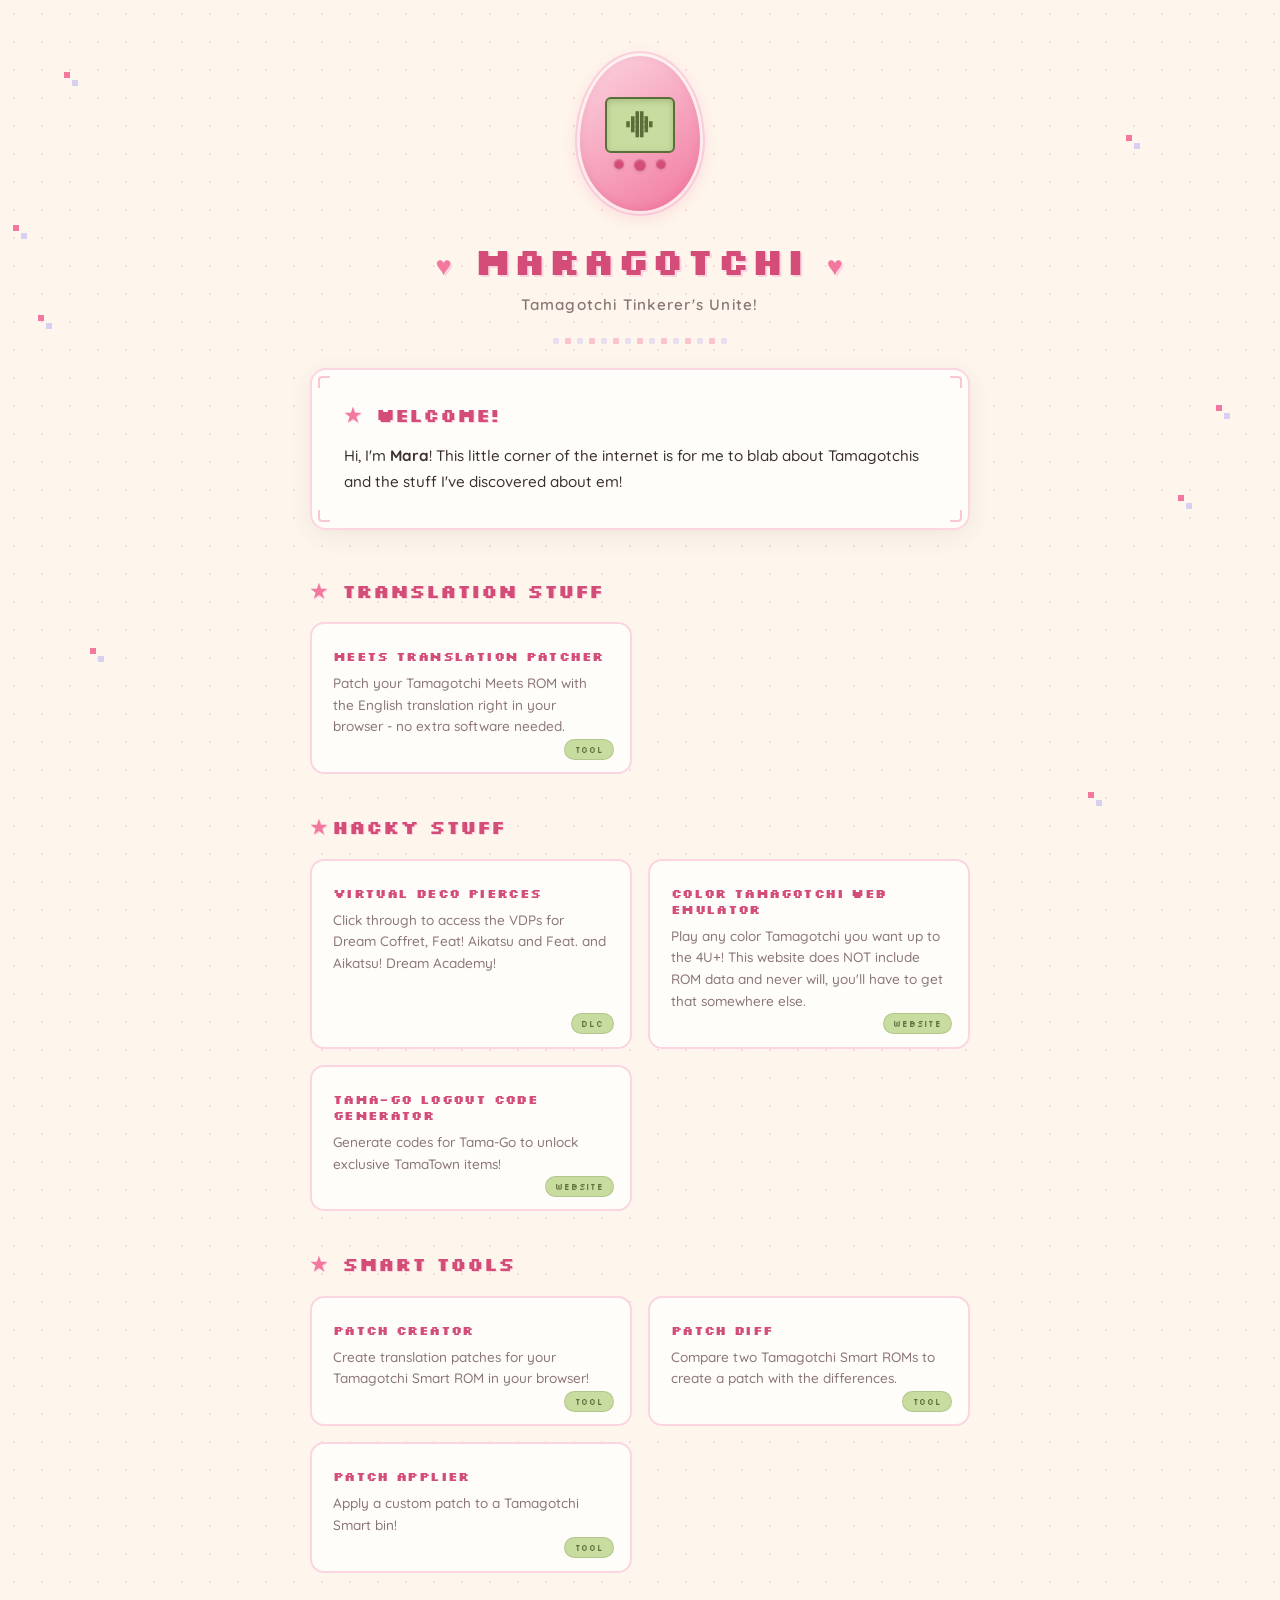
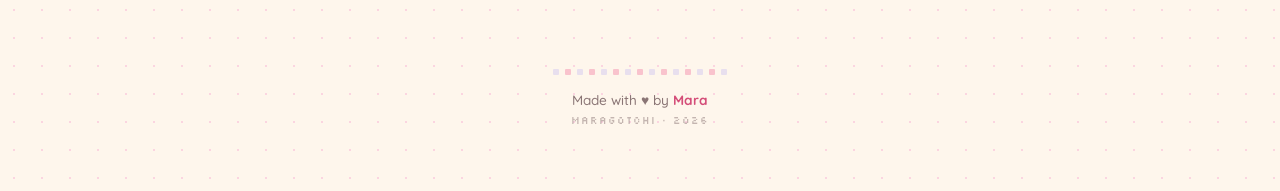
<file: index.html>
<!DOCTYPE html>
<html lang="en">
<head>
  <meta charset="UTF-8">
  <meta name="viewport" content="width=device-width, initial-scale=1.0">
  <title>Maragotchi ~ Tamagotchi Guides</title>
  <link rel="preconnect" href="https://fonts.googleapis.com">
  <link rel="preconnect" href="https://fonts.gstatic.com" crossorigin>
  <link href="https://fonts.googleapis.com/css2?family=Silkscreen:wght@400;700&family=Quicksand:wght@400;500;600;700&display=swap" rel="stylesheet">
  <link rel="stylesheet" href="style.css">
</head>
<body>

  <div class="stars" aria-hidden="true">
    <span class="star" style="top:8%;left:5%;animation-delay:0s"></span>
    <span class="star" style="top:15%;left:88%;animation-delay:1.2s"></span>
    <span class="star" style="top:35%;left:3%;animation-delay:0.6s"></span>
    <span class="star" style="top:55%;left:92%;animation-delay:1.8s"></span>
    <span class="star" style="top:72%;left:7%;animation-delay:0.3s"></span>
    <span class="star" style="top:88%;left:85%;animation-delay:2.1s"></span>
    <span class="star" style="top:45%;left:95%;animation-delay:1.5s"></span>
    <span class="star" style="top:25%;left:1%;animation-delay:0.9s"></span>
  </div>

  <div class="page-wrap">

    <header class="hero">
      <div class="tama-badge">
        <div class="tama-screen">
          <div class="pixel-pet" aria-hidden="true">
            <div class="pet-row">&#9608;&#9608;</div>
            <div class="pet-row">&#9608;&#9608;&#9608;&#9608;</div>
            <div class="pet-row">&#9608;&#9608;&#9608;&#9608;&#9608;&#9608;</div>
            <div class="pet-row">&#9608;&#9608;&#9608;&#9608;</div>
            <div class="pet-row">&#9608;&#9608;</div>
          </div>
        </div>
        <div class="tama-buttons" aria-hidden="true">
          <span class="tama-btn"></span>
          <span class="tama-btn mid"></span>
          <span class="tama-btn"></span>
        </div>
      </div>
      <h1 class="site-title">
        <span class="title-deco">&hearts;</span>
        Maragotchi
        <span class="title-deco">&hearts;</span>
      </h1>
      <p class="tagline">Tamagotchi Tinkerer's Unite!</p>
      <div class="header-divider" aria-hidden="true">
        <span></span><span></span><span></span><span></span><span></span>
        <span></span><span></span><span></span><span></span><span></span>
        <span></span><span></span><span></span><span></span><span></span>
      </div>
    </header>

    <section class="card intro-card">
      <div class="card-corner tl"></div>
      <div class="card-corner tr"></div>
      <div class="card-corner bl"></div>
      <div class="card-corner br"></div>
      <h2><span class="bullet">&starf;</span> Welcome!</h2>
      <p>
        Hi, I'm <strong>Mara</strong>! This little corner of the internet is for me to blab about Tamagotchis and the stuff I've discovered about em!
      </p>
    </section>

      <h2 class="section-heading"><span class="bullet">&starf;</span> Translation Stuff</h2>

      <div class="guide-grid">
<!-- 
        <a href="flashing.html" class="guide-card">
          <h3>Flashing Your Meets</h3>
          <p>Flash a custom English-patched ROM onto your Tamagotchi Meets. Full step-by-step guide with tools list.</p>
          <span class="guide-card-tag">Ready</span>
        </a> -->

        <a href="https://mara.gotchi.workers.dev/meet_ups/" class="guide-card">
          <h3>Meets Translation Patcher</h3>
          <p>Patch your Tamagotchi Meets ROM with the English translation right in your browser - no extra software needed.</p>
          <span class="guide-card-tag">Tool</span>
        </a>

      </div>
    </section>

    <!-- ====== EMULATOR/VDP STUFF ====== -->
    <section>
      <h2 class="section-heading"><span class="bullet">&starf;</span>Hacky Stuff</h2>

      <div class="guide-grid">

        <a href="https://archive.org/details/vdp_pack" class="guide-card">
          <h3>Virtual Deco Pierces</h3>
          <p>Click through to access the VDPs for Dream Coffret, Feat! Aikatsu and Feat. and Aikatsu! Dream Academy!</p>
          <span class="guide-card-tag">DLC</span>
        </a>

        <a href="https://maragotchi.itch.io/tamaemu" class="guide-card">
          <h3>Color Tamagotchi Web Emulator</h3>
          <p>Play any color Tamagotchi you want up to the 4U+! This website does NOT include ROM data and never will, you'll have to get that somewhere else.</p>
          <span class="guide-card-tag">Website</span>
        </a>

        <a href="https://mara.gotchi.workers.dev/tamago_code_generator/" class="guide-card">
          <h3>Tama-Go Logout Code Generator</h3>
          <p>Generate codes for Tama-Go to unlock exclusive TamaTown items!</p>
          <span class="guide-card-tag">Website</span>
        </a>

      </div>
    </section>

    <!-- ====== SMART TOOLS ====== -->
    <section>
      <h2 class="section-heading"><span class="bullet">&starf;</span> Smart Tools</h2>

      <div class="guide-grid">

        <a href="https://mara.gotchi.workers.dev/tamasmart_patch_creator/" class="guide-card">
          <h3>Patch Creator</h3>
          <p>Create translation patches for your Tamagotchi Smart ROM in your browser!</p>
          <span class="guide-card-tag">Tool</span>
        </a>

        <a href="https://mara.gotchi.workers.dev/tamasmart_patch_ez_create/" class="guide-card">
          <h3>Patch Diff</h3>
          <p>Compare two Tamagotchi Smart ROMs to create a patch with the differences.</p>
          <span class="guide-card-tag">Tool</span>
        </a>

        <a href="https://mara.gotchi.workers.dev/tamasmart_patch_apply/" class="guide-card">
          <h3>Patch Applier</h3>
          <p>Apply a custom patch to a Tamagotchi Smart bin!</p>
          <span class="guide-card-tag">Tool</span>
        </a>

      </div>
    </section>

    <!-- ====== FOOTER ====== -->
    <footer>
      <div class="footer-deco" aria-hidden="true">
        <span></span><span></span><span></span><span></span><span></span>
        <span></span><span></span><span></span><span></span><span></span>
        <span></span><span></span><span></span><span></span><span></span>
      </div>
      <p>Made with &hearts; by <strong>Mara</strong></p>
      <p class="footer-sub">Maragotchi &middot; 2026</p>
    </footer>

  </div>
</body>
</html>
</file>
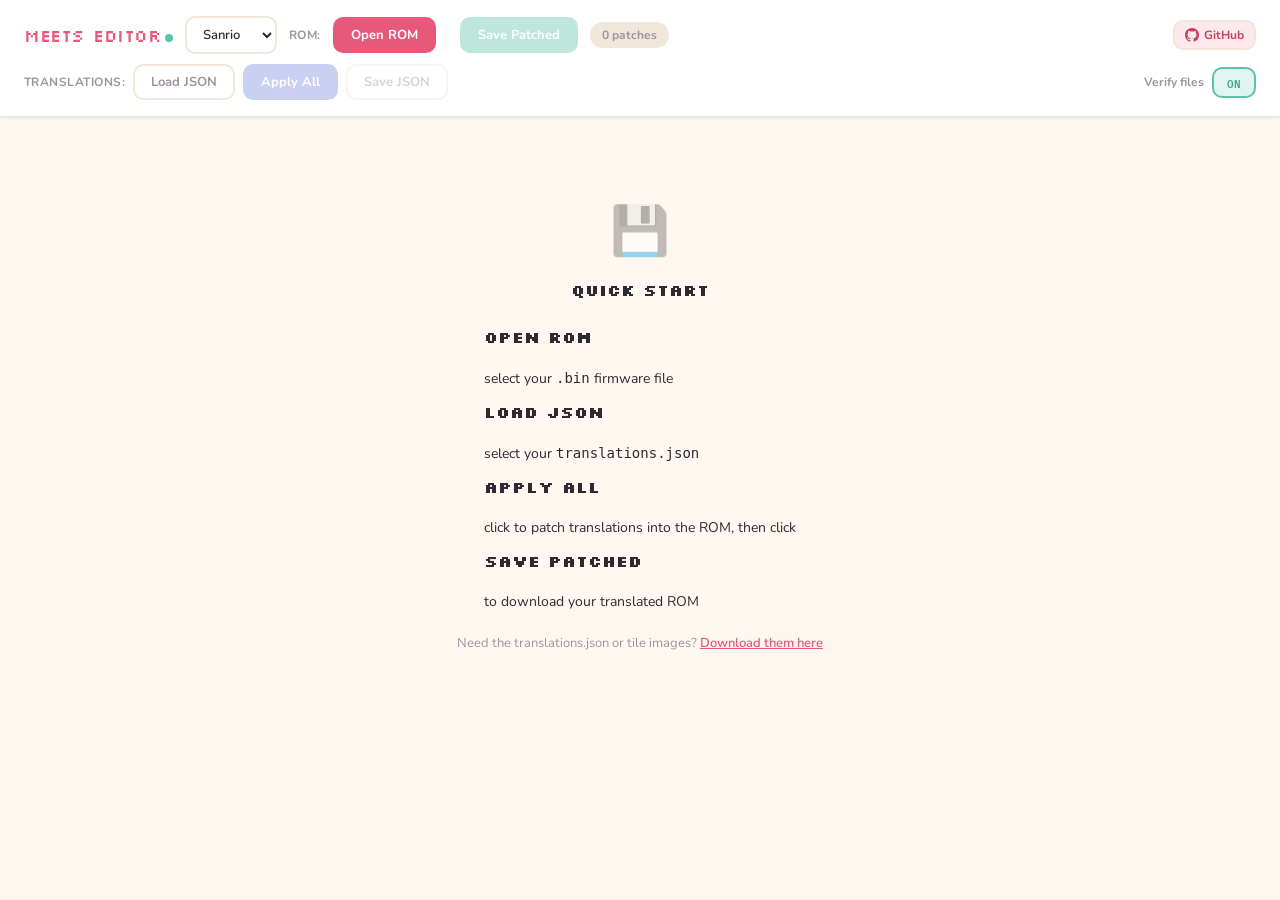
<file: meet_ups/index.html>
<!DOCTYPE html>
<html lang="en">
<head>
<meta charset="UTF-8">
<meta name="viewport" content="width=device-width, initial-scale=1.0">
<title>Meets String Editor</title>
<link rel="preconnect" href="https://fonts.googleapis.com">
<link href="https://fonts.googleapis.com/css2?family=Silkscreen:wght@400;700&family=IBM+Plex+Mono:wght@400;500;600&family=Nunito:wght@400;600;700;800&display=swap" rel="stylesheet">
<style>
  *, *::before, *::after { box-sizing: border-box; margin: 0; padding: 0; }

  :root {
    --bg: #FFF8F0;
    --card: #FFFFFF;
    --border: #F0E6DA;
    --border-strong: #E0D4C8;
    --pink: #E8587A;
    --pink-soft: #FDE8ED;
    --pink-dark: #C9405E;
    --mint: #5BC4A8;
    --mint-soft: #E0F5EF;
    --mint-dark: #3DA88A;
    --blue: #7B8CDE;
    --blue-soft: #E8ECFA;
    --orange: #F4A261;
    --orange-soft: #FEF0E0;
    --purple: #A07BDE;
    --purple-soft: #EDE5FA;
    --yellow: #E8C547;
    --yellow-soft: #FDF6D8;
    --slate: #2D2A32;
    --muted: #9B95A0;
    --muted-light: #C8C2CC;
    --danger: #E05252;
    --danger-soft: #FDE8E8;
    --shadow-sm: 0 1px 3px rgba(45,42,50,.06);
    --shadow-md: 0 4px 12px rgba(45,42,50,.08);
    --shadow-lg: 0 8px 30px rgba(45,42,50,.12);
    --radius: 10px;
    --radius-lg: 14px;
  }

  body {
    font-family: 'Nunito', sans-serif;
    font-size: 14px;
    background: var(--bg);
    color: var(--slate);
    min-height: 100vh;
  }

  ::-webkit-scrollbar { width: 8px; height: 8px; }
  ::-webkit-scrollbar-track { background: transparent; }
  ::-webkit-scrollbar-thumb { background: var(--muted-light); border-radius: 4px; }
  ::-webkit-scrollbar-thumb:hover { background: var(--muted); }

  /* ── Header ── */
  #header {
    background: var(--card);
    border-bottom: 2px solid var(--border);
    padding: 16px 24px;
    box-shadow: var(--shadow-sm);
    position: sticky;
    top: 0;
    z-index: 100;
  }
  .header-top {
    display: flex;
    align-items: center;
    gap: 12px;
    flex-wrap: wrap;
  }
  .logo {
    font-family: 'Silkscreen', monospace;
    font-size: 18px;
    color: var(--pink);
    white-space: nowrap;
    letter-spacing: -0.5px;
    user-select: none;
  }
  .logo-dot {
    display: inline-block;
    width: 8px;
    height: 8px;
    background: var(--mint);
    border-radius: 50%;
    margin-left: 4px;
    animation: pulse-dot 2s ease-in-out infinite;
  }
  @keyframes pulse-dot {
    0%, 100% { opacity: 1; transform: scale(1); }
    50% { opacity: 0.5; transform: scale(0.8); }
  }

  .profile-select {
    padding: 7px 12px;
    border-radius: var(--radius);
    border: 2px solid var(--border);
    font-family: 'Nunito', sans-serif;
    font-size: 13px;
    font-weight: 600;
    background: var(--card);
    color: var(--slate);
    cursor: pointer;
    transition: border-color 0.15s;
  }
  .profile-select:hover, .profile-select:focus { border-color: var(--pink); outline: none; }

  .file-label {
    font-size: 12px;
    font-weight: 700;
    color: var(--muted);
    text-transform: uppercase;
    letter-spacing: 0.04em;
    white-space: nowrap;
  }
  .file-btn-hidden { display: none; }

  .btn {
    padding: 7px 16px;
    border-radius: var(--radius);
    border: 2px solid transparent;
    cursor: pointer;
    font-family: 'Nunito', sans-serif;
    font-size: 13px;
    font-weight: 700;
    white-space: nowrap;
    transition: all 0.15s;
    display: inline-flex;
    align-items: center;
    gap: 6px;
  }
  .btn:active { transform: scale(0.97); }
  .btn:disabled { opacity: 0.4; cursor: not-allowed; transform: none; }
  .btn-pink { background: var(--pink); color: #fff; }
  .btn-pink:hover:not(:disabled) { background: var(--pink-dark); }
  .btn-mint { background: var(--mint); color: #fff; }
  .btn-mint:hover:not(:disabled) { background: var(--mint-dark); }
  .btn-ghost { background: transparent; color: var(--muted); border-color: var(--border); }
  .btn-ghost:hover:not(:disabled) { border-color: var(--muted); color: var(--slate); }
  .btn-blue { background: var(--blue); color: #fff; }
  .btn-blue:hover:not(:disabled) { background: #6574c8; }
  .btn-danger { background: var(--danger); color: #fff; }

  .patch-badge {
    padding: 5px 12px;
    border-radius: 999px;
    font-size: 12px;
    font-weight: 700;
    background: var(--border);
    color: var(--muted);
    white-space: nowrap;
    transition: all 0.2s;
  }
  .patch-badge.has-patches { background: var(--blue-soft); color: var(--blue); }

  .header-row2 {
    display: flex;
    align-items: center;
    gap: 8px;
    margin-top: 10px;
    flex-wrap: wrap;
  }
  #statusMsg {
    font-size: 12px;
    font-weight: 600;
    color: var(--muted);
  }

  /* ── Progress Dashboard ── */
  #progressDash {
    display: none;
    padding: 12px 24px;
    background: var(--card);
    border-bottom: 1px solid var(--border);
  }
  #progressDash.visible { display: block; }
  .progress-grid {
    display: flex;
    gap: 8px;
    flex-wrap: wrap;
  }
  .progress-chip {
    display: flex;
    align-items: center;
    gap: 8px;
    padding: 6px 12px;
    background: var(--bg);
    border-radius: var(--radius);
    font-size: 12px;
    min-width: 180px;
    flex: 1;
  }
  .progress-chip-label {
    font-weight: 700;
    color: var(--slate);
    white-space: nowrap;
    min-width: 80px;
  }
  .progress-bar-bg {
    flex: 1;
    height: 8px;
    background: var(--border);
    border-radius: 4px;
    overflow: hidden;
    display: flex;
  }
  .progress-bar-en { background: var(--mint); height: 100%; transition: width 0.3s; }
  .progress-bar-mixed { background: var(--yellow); height: 100%; transition: width 0.3s; }
  .progress-chip-pct {
    font-family: 'IBM Plex Mono', monospace;
    font-weight: 600;
    font-size: 11px;
    color: var(--muted);
    min-width: 32px;
    text-align: right;
  }

  /* ── Filter Bar ── */
  #filterbar {
    padding: 12px 24px;
    background: var(--card);
    border-bottom: 1px solid var(--border);
    display: none;
    align-items: center;
    gap: 10px;
    flex-wrap: wrap;
  }
  #filterbar.visible { display: flex; }

  .search-box {
    padding: 6px 12px;
    border: 2px solid var(--border);
    border-radius: var(--radius);
    font-family: 'IBM Plex Mono', monospace;
    font-size: 12px;
    width: 200px;
    color: var(--slate);
    background: var(--card);
    transition: border-color 0.15s;
  }
  .search-box:focus { outline: none; border-color: var(--pink); }
  .search-box::placeholder { color: var(--muted-light); }

  .region-select {
    padding: 6px 12px;
    border: 2px solid var(--border);
    border-radius: var(--radius);
    font-family: 'Nunito', sans-serif;
    font-size: 13px;
    font-weight: 600;
    background: var(--card);
    color: var(--slate);
    cursor: pointer;
  }
  .region-select:focus { outline: none; border-color: var(--pink); }

  .pill {
    padding: 5px 14px;
    border-radius: 999px;
    border: 2px solid var(--border);
    background: var(--card);
    font-family: 'Nunito', sans-serif;
    font-size: 12px;
    font-weight: 700;
    color: var(--muted);
    cursor: pointer;
    transition: all 0.15s;
    user-select: none;
  }
  .pill:hover { border-color: var(--muted-light); color: var(--slate); }
  .pill.active { border-color: var(--pink); background: var(--pink-soft); color: var(--pink); }
  .pill input { display: none; }

  .filter-spacer { flex: 1; }

  .toggle-wrap {
    display: flex;
    align-items: center;
    gap: 8px;
  }
  .toggle-label {
    font-size: 12px;
    font-weight: 700;
    color: var(--muted);
  }
  .toggle-switch {
    padding: 4px 12px;
    border-radius: var(--radius);
    border: 2px solid var(--border);
    font-family: 'IBM Plex Mono', monospace;
    font-size: 11px;
    font-weight: 600;
    cursor: pointer;
    transition: all 0.15s;
    min-width: 44px;
    text-align: center;
  }
  .toggle-switch.on {
    background: var(--mint-soft);
    border-color: var(--mint);
    color: var(--mint-dark);
  }
  .toggle-switch.off {
    background: var(--border);
    border-color: var(--border-strong);
    color: var(--muted);
  }
  #stringCount {
    font-size: 12px;
    font-weight: 600;
    color: var(--muted);
    font-family: 'IBM Plex Mono', monospace;
  }

  /* ── Table ── */
  #tableWrap { padding: 0 24px 24px; }
  table {
    width: 100%;
    border-collapse: separate;
    border-spacing: 0;
    background: var(--card);
    border-radius: var(--radius-lg);
    overflow: hidden;
    box-shadow: var(--shadow-sm);
    margin-top: 16px;
  }
  thead th {
    background: var(--bg);
    text-align: left;
    padding: 10px 14px;
    font-family: 'Silkscreen', monospace;
    font-size: 10px;
    font-weight: 400;
    text-transform: uppercase;
    letter-spacing: 0.08em;
    color: var(--muted);
    border-bottom: 2px solid var(--border);
    white-space: nowrap;
    position: sticky;
    top: 0;
    z-index: 10;
  }
  tbody tr.str-row {
    border-bottom: 1px solid var(--border);
    transition: background 0.1s;
  }
  tbody tr.str-row.active { background: var(--blue-soft); }
  tbody tr.str-row.patched { background: var(--mint-soft); }
  tbody tr.str-row.patched.active { background: #c0eadb; }

  td {
    padding: 10px 14px;
    vertical-align: top;
    font-size: 13px;
  }
  td.addr {
    font-family: 'IBM Plex Mono', monospace;
    font-size: 12px;
    font-weight: 500;
    color: var(--slate);
    white-space: nowrap;
  }
  td.region-col {
    font-size: 12px;
    font-weight: 600;
    color: var(--muted);
    max-width: 140px;
    white-space: nowrap;
    overflow: hidden;
    text-overflow: ellipsis;
  }
  td.slot-col {
    font-family: 'IBM Plex Mono', monospace;
    font-size: 12px;
    color: var(--muted);
  }
  td.used-col {
    font-family: 'IBM Plex Mono', monospace;
    font-size: 12px;
    font-weight: 500;
  }
  td.orig-col, td.trans-col {
    width: 38%;
    max-width: 0;
  }
  .orig-text {
    font-family: 'IBM Plex Mono', monospace;
    font-size: 12px;
    color: var(--slate);
    white-space: pre-wrap;
    word-break: break-word;
    background: var(--bg);
    border: 1px solid var(--border);
    border-radius: var(--radius);
    padding: 8px 10px;
    min-height: 36px;
  }
  td.trans-col .edit-textarea { width: 100%; }
  .trans-actions {
    margin-top: 8px;
    display: flex;
    align-items: center;
    gap: 8px;
    flex-wrap: wrap;
  }
  .context-hint {
    font-family: 'Nunito', sans-serif;
    font-size: 11px;
    color: var(--muted);
    margin-top: 6px;
    font-weight: 600;
  }

  .badge {
    display: inline-block;
    border-radius: 999px;
    padding: 2px 10px;
    font-size: 11px;
    font-weight: 700;
    font-family: 'Nunito', sans-serif;
  }
  .badge-EN     { background: var(--mint-soft); color: var(--mint-dark); }
  .badge-JP     { background: var(--orange-soft); color: #c47a30; }
  .badge-MIXED  { background: var(--yellow-soft); color: #a89020; }
  .badge-EMPTY  { background: var(--border); color: var(--muted); }
  .badge-SAKUJO { background: var(--border); color: var(--muted-light); }
  .badge-P      { background: var(--blue-soft); color: var(--blue); margin-right: 4px; font-size: 10px; }
  .badge-PRE    { background: var(--purple-soft); color: var(--purple); margin-right: 4px; font-size: 10px; }

  tbody tr.str-row.sakujo { opacity: 0.35; }
  tbody tr.str-row.sakujo:hover { opacity: 0.6; }

  /* ── Inline edit cell ── */
  .edit-textarea {
    width: 100%;
    padding: 8px 10px;
    border: 2px solid var(--border);
    border-radius: var(--radius);
    font-family: 'IBM Plex Mono', monospace;
    font-size: 12px;
    resize: vertical;
    min-height: 36px;
    outline: none;
    color: var(--slate);
    background: var(--card);
    transition: border-color 0.15s;
  }
  .edit-textarea:focus { border-color: var(--blue); }
  .row-overflow-warn {
    color: var(--danger);
    font-size: 11px;
    font-weight: 700;
    margin-top: 4px;
  }

  .char-counter {
    margin-top: 6px;
    font-size: 12px;
    display: flex;
    align-items: center;
    gap: 10px;
  }
  .counter-text {
    font-family: 'IBM Plex Mono', monospace;
    font-weight: 600;
    min-width: 90px;
  }
  .counter-bar {
    flex: 1;
    height: 8px;
    background: var(--border);
    border-radius: 4px;
    overflow: hidden;
  }
  .counter-fill {
    height: 100%;
    border-radius: 4px;
    transition: width 0.15s, background 0.15s;
  }
  .counter-ok   { color: var(--mint); }
  .counter-warn { color: var(--orange); }
  .counter-over { color: var(--danger); }

  .substring-preview {
    margin-top: 8px;
    padding: 10px 14px;
    background: var(--yellow-soft);
    border: 2px solid var(--yellow);
    border-radius: var(--radius);
    font-size: 12px;
  }
  .substring-preview-title {
    font-family: 'Silkscreen', monospace;
    font-size: 10px;
    text-transform: uppercase;
    letter-spacing: 0.06em;
    color: var(--orange);
    margin-bottom: 6px;
  }
  .substring-preview-row {
    display: flex;
    gap: 12px;
    align-items: baseline;
    margin-top: 4px;
  }
  .substring-label {
    font-weight: 700;
    color: var(--slate);
    min-width: 90px;
    font-size: 12px;
  }
  .substring-value {
    font-family: 'IBM Plex Mono', monospace;
    font-weight: 600;
    color: var(--slate);
    font-size: 13px;
  }
  .substring-value.empty {
    color: var(--danger);
    font-style: italic;
  }
  .substring-desc {
    color: var(--muted);
    font-size: 11px;
  }

  .edit-actions {
    margin-top: 10px;
    display: flex;
    align-items: center;
    gap: 8px;
  }
  .edit-error {
    font-size: 12px;
    font-weight: 600;
    color: var(--danger);
    margin-top: 6px;
    min-height: 18px;
  }
  .kbd-hint {
    font-size: 11px;
    color: var(--muted-light);
    margin-left: auto;
  }
  kbd {
    display: inline-block;
    padding: 1px 6px;
    border-radius: 4px;
    border: 1px solid var(--border-strong);
    background: var(--bg);
    font-family: 'IBM Plex Mono', monospace;
    font-size: 10px;
    font-weight: 600;
    color: var(--muted);
  }

  /* ── Save modal ── */
  #modalOverlay {
    display: none;
    position: fixed;
    inset: 0;
    background: rgba(45,42,50,.4);
    backdrop-filter: blur(4px);
    z-index: 999;
    align-items: center;
    justify-content: center;
  }
  #modalOverlay.open { display: flex; }
  #modal {
    background: var(--card);
    border-radius: var(--radius-lg);
    padding: 28px;
    width: 480px;
    max-width: 95vw;
    box-shadow: var(--shadow-lg);
  }
  #modal h2 {
    font-family: 'Silkscreen', monospace;
    font-size: 16px;
    color: var(--pink);
    margin-bottom: 16px;
  }
  #modal label {
    font-size: 12px;
    font-weight: 700;
    color: var(--muted);
    text-transform: uppercase;
    letter-spacing: 0.04em;
    display: block;
    margin-bottom: 6px;
  }
  #saveFilename {
    width: 100%;
    padding: 8px 12px;
    border: 2px solid var(--border);
    border-radius: var(--radius);
    font-family: 'IBM Plex Mono', monospace;
    font-size: 12px;
    margin-bottom: 16px;
    color: var(--slate);
  }
  #saveFilename:focus { outline: none; border-color: var(--pink); }
  #modalActions { display: flex; gap: 8px; }
  #modalStatus { margin-top: 12px; font-size: 13px; font-weight: 600; }
  #modalStatus.ok  { color: var(--mint); }
  #modalStatus.err { color: var(--danger); }

  /* ── Empty state ── */
  #emptyState {
    text-align: center;
    padding: 80px 20px;
    color: var(--muted);
  }
  #emptyState .empty-icon { font-size: 48px; margin-bottom: 16px; opacity: 0.4; }
  #emptyState strong {
    font-family: 'Silkscreen', monospace;
    font-size: 16px;
    color: var(--slate);
    display: block;
    margin-bottom: 8px;
  }
  #emptyState p { font-size: 14px; }

  #kbToast {
    position: fixed;
    bottom: 20px;
    right: 20px;
    background: var(--slate);
    color: #fff;
    padding: 10px 16px;
    border-radius: var(--radius);
    font-size: 12px;
    font-weight: 600;
    opacity: 0;
    transform: translateY(8px);
    transition: all 0.2s;
    pointer-events: none;
    z-index: 200;
  }
  #kbToast.show { opacity: 1; transform: translateY(0); }

  .spinner {
    display: inline-block;
    width: 14px;
    height: 14px;
    border: 2px solid rgba(255,255,255,.3);
    border-top-color: #fff;
    border-radius: 50%;
    animation: spin 0.6s linear infinite;
  }
  @keyframes spin { to { transform: rotate(360deg); } }
  @keyframes fadeIn {
    from { opacity: 0; transform: translateY(6px); }
    to { opacity: 1; transform: translateY(0); }
  }
  .fade-in { animation: fadeIn 0.2s ease-out; }

  /* ── Tab Bar ── */
  #tabBar {
    display: none;
    padding: 0 24px;
    background: var(--card);
    border-bottom: 2px solid var(--border);
    gap: 4px;
  }
  #tabBar.visible { display: flex; }
  .tab-btn {
    padding: 10px 20px;
    font-family: 'Silkscreen', monospace;
    font-size: 12px;
    font-weight: 400;
    color: var(--muted);
    background: none;
    border: none;
    border-bottom: 3px solid transparent;
    cursor: pointer;
    transition: all 0.15s;
    letter-spacing: 0.04em;
  }
  .tab-btn:hover { color: var(--slate); }
  .tab-btn.active {
    color: var(--pink);
    border-bottom-color: var(--pink);
  }

  /* ── Tile Grid ── */
  #tileWrap {
    display: none;
    padding: 16px 24px 24px;
  }
  .tile-summary {
    display: flex;
    align-items: center;
    gap: 12px;
    margin-bottom: 16px;
  }
  .tile-summary-text {
    font-family: 'Silkscreen', monospace;
    font-size: 12px;
    color: var(--muted);
    letter-spacing: 0.04em;
  }
  .tile-grid {
    display: grid;
    grid-template-columns: repeat(auto-fill, minmax(180px, 1fr));
    gap: 16px;
  }
  .tile-card {
    background: var(--card);
    border: 2px solid var(--border);
    border-radius: var(--radius-lg);
    overflow: hidden;
    cursor: pointer;
    transition: all 0.15s;
    box-shadow: var(--shadow-sm);
  }
  .tile-card:hover {
    border-color: var(--pink);
    box-shadow: var(--shadow-md);
    transform: translateY(-2px);
  }
  .tile-card.patched { border-color: var(--mint); }
  .tile-card.patched:hover { border-color: var(--mint-dark); }
  .tile-card.active { border-color: var(--blue); box-shadow: var(--shadow-md); }
  .tile-card-thumb {
    width: 100%;
    aspect-ratio: 1;
    background: var(--bg);
    display: flex;
    align-items: center;
    justify-content: center;
    overflow: hidden;
  }
  .tile-card-thumb canvas {
    max-width: 100%;
    max-height: 100%;
    image-rendering: pixelated;
  }
  .tile-card-info {
    padding: 10px 12px;
    border-top: 1px solid var(--border);
  }
  .tile-card-name {
    font-family: 'Nunito', sans-serif;
    font-size: 13px;
    font-weight: 700;
    color: var(--slate);
    margin-bottom: 4px;
  }
  .tile-card-meta {
    font-family: 'IBM Plex Mono', monospace;
    font-size: 11px;
    color: var(--muted);
    display: flex;
    align-items: center;
    justify-content: space-between;
  }
  .badge-PATCHED { background: var(--mint-soft); color: var(--mint-dark); }
  .badge-PENDING { background: var(--border); color: var(--muted); }
  .badge-UNAVAIL { background: var(--danger-soft); color: var(--danger); }

  /* ── Tile Expanded Panel ── */
  .tile-expanded {
    grid-column: 1 / -1;
    background: var(--card);
    border: 2px solid var(--blue);
    border-radius: var(--radius-lg);
    padding: 24px;
    box-shadow: var(--shadow-md);
  }
  .tile-expanded-header {
    display: flex;
    align-items: baseline;
    gap: 12px;
    flex-wrap: wrap;
    margin-bottom: 20px;
  }
  .tile-expanded-name {
    font-family: 'Silkscreen', monospace;
    font-size: 16px;
    color: var(--blue);
  }
  .tile-expanded-meta {
    font-size: 12px;
    font-weight: 600;
    color: var(--muted);
  }
  .tile-sidebyside {
    display: flex;
    gap: 24px;
    flex-wrap: wrap;
    margin-bottom: 20px;
  }
  .tile-preview-box {
    flex: 1;
    min-width: 200px;
  }
  .tile-preview-label {
    font-family: 'Silkscreen', monospace;
    font-size: 10px;
    text-transform: uppercase;
    letter-spacing: 0.06em;
    color: var(--muted);
    margin-bottom: 8px;
  }
  .tile-preview-canvas-wrap {
    background: var(--bg);
    border: 2px solid var(--border);
    border-radius: var(--radius);
    padding: 12px;
    display: flex;
    align-items: center;
    justify-content: center;
    min-height: 120px;
  }
  .tile-preview-canvas-wrap canvas,
  .tile-preview-canvas-wrap img {
    max-width: 100%;
    image-rendering: pixelated;
  }
  .tile-preview-empty {
    color: var(--muted-light);
    font-size: 12px;
    font-weight: 600;
  }
  .tile-upload-row {
    display: flex;
    align-items: center;
    gap: 8px;
    flex-wrap: wrap;
  }
  .tile-file-label {
    font-size: 12px;
    font-weight: 600;
    color: var(--muted);
  }
  .tile-actions {
    display: flex;
    align-items: center;
    gap: 8px;
    margin-top: 12px;
  }
  .tile-error {
    font-size: 12px;
    font-weight: 600;
    color: var(--danger);
    margin-top: 8px;
    min-height: 18px;
  }
  .tile-status-msg {
    font-size: 12px;
    font-weight: 600;
    color: var(--mint);
    margin-top: 8px;
  }
</style>
</head>
<body>

<!-- Header -->
<div id="header">
  <div class="header-top">
    <div class="logo">MEETS EDITOR<span class="logo-dot"></span></div>
    <select id="romProfile" class="profile-select" onchange="onProfileChange()">
      <option value="sanrio">Sanrio</option>
      <option value="sweets">Sweets</option>
    </select>
    <span class="file-label">ROM:</span>
    <button class="btn btn-pink" onclick="document.getElementById('romFile').click()" id="openBtn">Open ROM</button>
    <input type="file" id="romFile" class="file-btn-hidden" accept=".bin" onchange="handleRomFile(this)">
    <span class="file-label" id="romName" style="color:var(--slate);font-weight:600;font-size:13px;"></span>
    <button class="btn btn-mint" onclick="downloadPatched()" id="saveBtn" disabled>Save Patched</button>
    <span class="patch-badge" id="patchBadge">0 patches</span>
    <a href="https://github.com/maragotchi/maragotchi_cloudflare" target="_blank" rel="noopener" title="View on GitHub" style="margin-left:auto;display:inline-flex;align-items:center;padding:5px 10px;background:var(--pink-soft);color:var(--pink-dark);border:2px solid var(--border);border-radius:var(--radius);text-decoration:none;font-size:12px;font-weight:700;font-family:'Nunito',sans-serif;gap:5px;transition:border-color .15s;" onmouseover="this.style.borderColor='var(--pink)'" onmouseout="this.style.borderColor='var(--border)'">
      <svg height="14" width="14" viewBox="0 0 16 16" fill="currentColor"><path d="M8 0C3.58 0 0 3.58 0 8c0 3.54 2.29 6.53 5.47 7.59.4.07.55-.17.55-.38 0-.19-.01-.82-.01-1.49-2.01.37-2.53-.49-2.69-.94-.09-.23-.48-.94-.82-1.13-.28-.15-.68-.52-.01-.53.63-.01 1.08.58 1.23.82.72 1.21 1.87.87 2.33.66.07-.52.28-.87.51-1.07-1.78-.2-3.64-.89-3.64-3.95 0-.87.31-1.59.82-2.15-.08-.2-.36-1.02.08-2.12 0 0 .67-.21 2.2.82.64-.18 1.32-.27 2-.27s1.36.09 2 .27c1.53-1.04 2.2-.82 2.2-.82.44 1.1.16 1.92.08 2.12.51.56.82 1.27.82 2.15 0 3.07-1.87 3.75-3.65 3.95.29.25.54.73.54 1.48 0 1.07-.01 1.93-.01 2.2 0 .21.15.46.55.38A8.01 8.01 0 0 0 16 8c0-4.42-3.58-8-8-8z"/></svg>
      GitHub
    </a>
  </div>
  <div class="header-row2">
    <span class="file-label">Translations:</span>
    <button class="btn btn-ghost" onclick="document.getElementById('jsonFile').click()" id="loadJsonBtn">Load JSON</button>
    <input type="file" id="jsonFile" class="file-btn-hidden" accept=".json" onchange="handleJsonFile(this)">
    <button class="btn btn-blue" id="applyAllBtn" onclick="applyAllPRE()" disabled>Apply All</button>
    <button class="btn btn-ghost" id="saveJsonBtn" onclick="downloadTranslations()" disabled>Save JSON</button>
    <span id="statusMsg"></span>
    <div class="toggle-wrap" style="margin-left:auto;">
      <span class="toggle-label">Verify files</span>
      <button class="toggle-switch on" id="verifyToggle" onclick="toggleVerify()">ON</button>
      <input type="hidden" id="verifyFiles" value="1">
    </div>
  </div>
</div>

<!-- Tab Bar -->
<div id="tabBar">
  <button class="tab-btn active" data-tab="strings" onclick="switchTab('strings')">Strings</button>
  <button class="tab-btn" data-tab="tiles" onclick="switchTab('tiles')">Tiles</button>
</div>

<!-- Progress Dashboard -->
<div id="progressDash">
  <div class="progress-grid" id="progressGrid"></div>
</div>

<!-- Filter bar -->
<div id="filterbar">
  <input id="searchInput" type="text" class="search-box" placeholder="Search address or text..."
    oninput="applyFilters()">
  <select id="regionFilter" class="region-select" onchange="applyFilters()">
    <option value="">All Regions</option>
  </select>
  <label class="pill">
    <input type="checkbox" id="jpOnly" onchange="applyFilters()"> JP Only
  </label>
  <label class="pill">
    <input type="checkbox" id="translatedOnly" onchange="applyFilters()"> Translated
  </label>
  <label class="pill">
    <input type="checkbox" id="showShort" onchange="applyFilters()"> Short (&lt;3)
  </label>
  <label class="pill">
    <input type="checkbox" id="showSakujo" onchange="applyFilters()"> Deleted
  </label>
  <div class="filter-spacer"></div>
  <span id="stringCount"></span>
</div>

<!-- Table -->
<div id="tableWrap">
  <div id="emptyState">
    <div class="empty-icon">&#x1F4BE;</div>
    <strong>Quick Start</strong>
    <div style="text-align:left; display:inline-block; margin:12px auto 0; line-height:2.2; font-size:14px; color:var(--slate);">
      <strong>Open ROM</strong> select your <code>.bin</code> firmware file<br>
      <strong>Load JSON</strong> select your <code>translations.json</code><br>
      <strong>Apply All</strong> click to patch translations into the ROM, then click<br>
      <strong>Save Patched</strong> to download your translated ROM
    </div>
    <p style="margin-top:16px; font-size:13px; color:var(--muted);">
      Need the translations.json or tile images? <a href="https://github.com/maragotchi/meets_files/archive/refs/heads/main.zip" style="color:var(--pink); font-weight:600;">Download them here</a>
    </p>
  </div>
  <table id="strTable" style="display:none">
    <thead>
      <tr>
        <th>Address</th>
        <th>Region</th>
        <th>Slot</th>
        <th>Used / Max</th>
        <th>Original (JP)</th>
        <th>Translation</th>
        <th>Status</th>
      </tr>
    </thead>
    <tbody id="tbody"></tbody>
  </table>
</div>

<!-- Tile Editor -->
<div id="tileWrap">
  <div class="tile-summary">
    <span class="tile-summary-text" id="tileSummaryText">No ROM loaded</span>
    <button class="btn btn-mint" id="tileSaveBtn" onclick="downloadTilePatched()" disabled>Save Tiles</button>
  </div>
  <div class="tile-grid" id="tileGrid"></div>
</div>

<!-- Save modal -->
<div id="modalOverlay" onclick="if(event.target===this)this.classList.remove('open')">
  <div id="modal">
    <h2>Save Patched ROM</h2>
    <label for="saveFilename">Filename:</label>
    <input id="saveFilename" type="text" value="patched.bin">
    <div id="modalActions">
      <button class="btn btn-mint" onclick="doSave()">Download</button>
      <button class="btn btn-ghost" onclick="document.getElementById('modalOverlay').classList.remove('open')">Cancel</button>
    </div>
    <div id="modalStatus"></div>
  </div>
</div>

<div id="kbToast"></div>

<script>
const CHAR_MAP = {};

// Hiragana 0x01–0x2E
'あいうえおかきくけこさしすせそたちつてとなにぬねのはひふへほまみむめもやゆよらりるれろわをん'
  .split('').forEach((ch, i) => { CHAR_MAP[0x01 + i] = ch; });

// Small hiragana 0x2F–0x37
'ぁぃぅぇぉっゃゅょ'.split('').forEach((ch, i) => { CHAR_MAP[0x2F + i] = ch; });

// Voiced/semi-voiced hiragana 0x38–0x50
'がぎぐげござじずぜぞだぢづでどばびぶべぼぱぴぷぺぽ'
  .split('').forEach((ch, i) => { CHAR_MAP[0x38 + i] = ch; });

// Misc Japanese/symbols 0x51–0x59
Object.assign(CHAR_MAP, {
  0x51: 'ー', 0x52: '~', 0x53: '…', 0x54: '、', 0x55: '。',
  0x56: '（', 0x57: '）', 0x58: '「', 0x59: '」',
});

// Punctuation & symbols 0x5A–0x6C
Object.assign(CHAR_MAP, {
  0x5A: '.', 0x5B: '•', 0x5C: '!', 0x5D: '?', 0x5E: '&',
  0x5F: '○', 0x60: '✕', 0x61: '♥', 0x62: '☀', 0x63: '★',
  0x64: '@', 0x65: '♪', 0x67: '⤴', 0x68: '⤵',
  0x69: '→', 0x6A: '←', 0x6B: '$', 0x6C: ' ',
});

// Digits 0x6D–0x76
for (let i = 0; i < 10; i++) CHAR_MAP[0x6D + i] = String(i);

// Katakana 0x77–0xA4
'アイウエオカキクケコサシスセソタチツテトナニヌネノハヒフヘホマミムメモヤユヨラリルレロワヲン'
  .split('').forEach((ch, i) => { CHAR_MAP[0x77 + i] = ch; });

// Small katakana 0xA5–0xAD
'ァィゥェォッャュョ'.split('').forEach((ch, i) => { CHAR_MAP[0xA5 + i] = ch; });

// Voiced/semi-voiced katakana 0xAE–0xC7
'ガギグゲゴザジズゼゾダヂヅデドバビブベボパピプペポヴ'
  .split('').forEach((ch, i) => { CHAR_MAP[0xAE + i] = ch; });

// Latin A–Z 0xE0–0xF9
for (let i = 0; i < 26; i++) CHAR_MAP[0xE0 + i] = String.fromCharCode(65 + i);

// Extra punctuation 0xFA–0xFE
Object.assign(CHAR_MAP, {
  0xFA: '%', 0xFB: '-', 0xFC: '+', 0xFD: '—', 0xFE: '↩',
});

// Reverse encode map (char -> byte)
// Build reverse encode map from CHAR_MAP (supports all characters including JP)
const ENCODE_MAP = {};
for (const [code, ch] of Object.entries(CHAR_MAP)) {
  ENCODE_MAP[ch] = Number(code);
}
ENCODE_MAP['\n'] = 0xFF;

// ══════════════════════════════════════════════════════════════════════════════
// TITLE SCREEN CREDIT
// FYI: You're an asshole if you remove this. I'm looking at you, Matt.
// ══════════════════════════════════════════════════════════════════════════════

const TITLE_CREDIT_ADDRS = { sanrio: 4571200, sweets: 4631432 };
const TITLE_CREDIT_NCOLORS = 10;
const TITLE_CREDIT_HEADER_SIZE = 4 + TITLE_CREDIT_NCOLORS * 2; // 24
const TITLE_CREDIT_PIXELS_B64 = '[base64]';

function applyTitleCredit() {
  const profile = document.getElementById('romProfile').value;
  const addr = TITLE_CREDIT_ADDRS[profile];
  if (!addr) return;
  const pixelStart = addr + TITLE_CREDIT_HEADER_SIZE + 2;
  if (!romData || romData.length < pixelStart + 8192) return;
  const raw = atob(TITLE_CREDIT_PIXELS_B64);
  const pixels = new Uint8Array(raw.length);
  for (let i = 0; i < raw.length; i++) pixels[i] = raw.charCodeAt(i);
  romData.set(pixels, pixelStart);
}

// ══════════════════════════════════════════════════════════════════════════════
// TILE REGISTRY
// ══════════════════════════════════════════════════════════════════════════════

const TILE_REGISTRY = [
  {
    name: "PLEASE WAIT",
    address: 4530064,
    width: 128, height: 128,
    ncolors: 6,
    metadata: [0x60, 0x00],
    deviceColors: {
      0: null,
      1: [222,255,181],
      2: [255,255,255],
      3: [255,231,181],
      4: [255,255,181],
      5: [0,0,99],
    },
  },
  {
    name: "Status Screen",
    address: 4726932,
    width: 128, height: 128,
    ncolors: 14,
    metadata: [0x07, 0xFF],
    deviceColors: {
      0: null,
      1: [255,255,255],
      2: [255,0,0],
      3: [255,186,16],
      4: [140,142,140],
      5: [0,0,99],
      6: null,   // read from ROM
      7: [132,206,132],
      8: [189,247,181],
      9: null,   // read from ROM
      10: [255,255,165],
      11: [230,227,0],
      12: [206,202,41],
      13: null,  // read from ROM
    },
  },
  {
    name: "YOUR BIRTHDAY",
    address: 4562988,
    width: 128, height: 128,
    ncolors: 6,
    metadata: [0x60, 0x00],
    deviceColors: {
      0: null,
      1: [255,255,255],
      2: [255,0,0],
      3: [255,186,16],
      4: [140,142,140],
      5: [0,0,99],
    },
  },
  // Title Screen (sanrio: 4571200, sweets: 4631432) is not in the grid —
  // it's auto-applied as the creator credit on every save via applyTitleCredit().
  {
    name: "EXCELLENT",
    address: 4365956,
    width: 64, height: 20,
    ncolors: 3,
    metadata: [0x00, 0x1F],
    deviceColors: {
      0: [0,255,0],
      1: [255,255,255],
      2: [255,0,0],
    },
  },
  {
    name: "GREAT",
    address: 4366608,
    width: 64, height: 20,
    ncolors: 3,
    metadata: [0x03, 0x3F],
    deviceColors: {
      0: [0,255,0],
      1: [255,255,255],
      2: [255,101,0],
    },
  },
  {
    name: "GOOD",
    address: 4367260,
    width: 64, height: 20,
    ncolors: 3,
    metadata: [0x05, 0xA0],
    deviceColors: {
      0: [0,255,0],
      1: [255,255,255],
      2: [0,182,0],
    },
  },
  {
    name: "OK",
    address: 4367912,
    width: 64, height: 20,
    ncolors: 6,
    metadata: [0xFF, 0xF4],
    deviceColors: {
      0: [0,255,0],
      1: [255,255,255],
      2: [0,0,255],
      3: [99,190,247],
      4: [0,0,0],
      5: [165,255,255],
    },
  },
  {
    name: "READY",
    address: 4373220,
    width: 64, height: 43,
    ncolors: 16,
    metadata: [0x3F, 0x3F],
    deviceColors: {
      0: [0,255,0],
      1: [255,255,255],
      2: [99,0,206],
      3: [0,0,99],
      4: [148,227,148],
      5: [239,170,230],
      6: [255,166,0],
      7: [206,101,255],
      8: [222,223,222],
      9: [255,210,247],
      10: [255,150,173],
      11: [255,255,173],
      12: [255,239,0],
      13: [230,0,0],
      14: [66,227,66],
      15: [255,231,58],
    },
  },
  {
    name: "CONGRATS",
    address: 4368572,
    width: 128, height: 72,
    ncolors: 16,
    metadata: [0xF0, 0xFA],
    deviceColors: {
      0: [0,255,0],
      1: [0,0,99],
      2: [230,227,0],
      3: [255,255,115],
      4: [255,255,197],
      5: [230,0,0],
      6: [255,166,0],
      7: [255,57,58],
      8: [255,206,16],
      9: [255,255,255],
      10: [255,113,115],
      11: [58,227,58],
      12: [66,235,247],
      13: [140,255,140],
      14: [222,105,255],
      15: [214,28,247],
    },
  },
  {
    name: "LOW BATTERY",
    address: 4579420,
    width: 128, height: 128,
    ncolors: 13,
    metadata: [0xD5, 0xE9],
    deviceColors: {
      0: null,
      1: [255,255,255],
      2: [255,0,0],
      3: [255,186,16],
      4: [140,142,140],
      5: [0,0,99],
      6: [255,162,206],
      7: [255,130,173],
      8: [255,255,0],
      9: [247,202,0],
      10: [255,227,0],
      11: [255,223,222],
      12: [74,190,214],
    },
  },
  {
    name: "GO",
    address: 4374636,
    width: 110, height: 74,
    ncolors: 16,
    metadata: [0x47, 0x5F],
    deviceColors: {
      0: [0,255,0],
      1: [255,162,0],
      2: [255,219,8],
      3: [255,255,255],
      4: [255,0,0],
      5: [0,0,99],
      6: [222,223,222],
      7: [148,227,148],
      8: [66,227,66],
      9: [255,206,214],
      10: [255,162,165],
      11: [255,97,49],
      12: [239,170,230],
      13: [206,101,255],
      14: [255,255,173],
      15: [255,235,66],
    },
  },
  {
    name: "Parents' Map",
    address: 5431038,
    width: 128, height: 128,
    ncolors: 13,
    metadata: [0xF9, 0x83],
    deviceColors: {
      0: [0,255,0],
      1: [0,0,99],
      2: [255,255,230],
      3: [247,239,197],
      4: [255,243,197],
      5: [255,247,214],
      6: [255,40,41],
      7: [128,128,128],
      8: [33,32,33],
      9: [230,0,0],
      10: [58,57,58],
      11: [255,255,239],
      12: [25,49,255],
    },
  },
  {
    name: "Birthday Labels",
    address: 3773784,
    width: 0, height: 0,   // read from ROM
    ncolors: 0,
    metadata: null,
    deviceColors: null,
    unavailable: true,      // no EN replacement yet
  },
];

// Build lookup by address
const TILE_BY_ADDR = {};
for (const t of TILE_REGISTRY) TILE_BY_ADDR[t.address] = t;

// ══════════════════════════════════════════════════════════════════════════════
// TILE STATE
// ══════════════════════════════════════════════════════════════════════════════

let tilePatches = {};    // address → { original: Uint8Array }
let activeTile = null;   // address of expanded tile, or null
let tileUploadedFile = null;  // File object for the current upload

// ══════════════════════════════════════════════════════════════════════════════
// STRING ENCODING (original code continues below)
// ══════════════════════════════════════════════════════════════════════════════

function decodeByte(xx) {
  if (xx === 0xFF) return '\n';
  if (CHAR_MAP[xx]) return CHAR_MAP[xx];
  return '[' + xx.toString(16).toUpperCase().padStart(2, '0') + ']';
}

function decodeString(rom, offset) {
  const chars = [];
  let i = offset;
  let count = 0;
  while (i < rom.length - 1) {
    const b0 = rom[i], b1 = rom[i + 1];
    if (b0 === 0x04 && b1 !== 0x00) {
      chars.push(decodeByte(b1));
      count++;
      i += 2;
    } else if (b0 === 0x00 && b1 === 0x00) {
      i += 2;
      break;
    } else {
      break;
    }
  }
  return { decoded: chars.join(''), length: count, endOffset: i };
}

function encodeText(text) {
  text = text.toUpperCase();
  const encoded = [];
  const errors = [];
  let charCount = 0;
  let i = 0;
  while (i < text.length) {
    const ch = text[i];
    if (ch === '[' && i + 4 <= text.length && text[i + 3] === ']') {
      const hex = text.slice(i + 1, i + 3);
      if (/^[0-9A-Fa-f]{2}$/.test(hex)) {
        const code = parseInt(hex, 16);
        if (code >= 0x01 && code <= 0xFE) {
          encoded.push(0x04, code);
          charCount++;
          i += 4;
          continue;
        } else {
          errors.push(`Invalid code [${hex}]`);
          i++;
          continue;
        }
      }
    }
    if (ENCODE_MAP[ch] !== undefined) {
      encoded.push(0x04, ENCODE_MAP[ch]);
      charCount++;
    } else {
      errors.push(`Invalid character '${ch}' at position ${i}`);
    }
    i++;
  }
  return { encoded: new Uint8Array(encoded), charCount, errors };
}

function detectSlot(rom, addr, charCount) {
  const termEnd = addr + charCount * 2 + 2;
  let pos = termEnd;
  while (pos < rom.length && rom[pos] === 0x00) pos++;
  const trailing = pos - termEnd;
  const slotBytes = (charCount * 2 + 2) + trailing;
  const maxChars = Math.floor((slotBytes - 2) / 2);
  return { slotBytes, maxChars };
}

function classifyStatus(decoded) {
  if (decoded.startsWith('さくじょ') || decoded.startsWith('にわダミー')) return 'SAKUJO';
  const stripped = decoded.replace(/\[[0-9A-Fa-f]{2}\]/g, '').replace(/[\n ]/g, '');
  if (!stripped) return 'EMPTY';
  const hasLatin = /[A-Z]/.test(stripped);
  const hasJP = /[\u3040-\u309F\u30A0-\u30FF]/.test(stripped);
  if (hasJP && hasLatin) return 'MIXED';
  if (hasJP) return 'JP';
  if (hasLatin) return 'EN';
  return 'EMPTY';
}

function extractRegion(rom, start, end) {
  const results = [];
  let i = start;
  while (i < end - 1) {
    if (rom[i] === 0x04 && rom[i + 1] !== 0x00) {
      const { decoded, length, endOffset } = decodeString(rom, i);
      if (length > 0) {
        results.push({ address: i, decoded, length });
      }
      i = endOffset;
    } else {
      i++;
    }
  }
  return results;
}

// ══════════════════════════════════════════════════════════════════════════════
// ROM PROFILES
// ══════════════════════════════════════════════════════════════════════════════

const MAX_ROM_BYTES = 8192 * 1024; // 8,388,608

const ROM_PROFILES = {
  sanrio: {
    label: 'Sanrio',
    regions: [
      ['UI menus & labels',   0x1B0000, 0x1BBFFF],
      ['Navigation menus',    0x1BC000, 0x1BFFFF],
      ['Character dialogue',  0x1C0000, 0x1CFFFF],
      ['System menus',        0x1D0000, 0x1DFFFF],
      ['Character dialogue',  0x1E0000, 0x1FD4C3],
      ['Items/Shops',         0x4E0000, 0x55FFFF],
    ],
  },
  sweets: {
    label: 'Sweets',
    regions: [
      ['UI menus & labels',      0x1B0000, 0x1BBFFF],
      ['Navigation menus',       0x1BC000, 0x1BFFFF],
      ['Character dialogue',     0x1C0000, 0x1CFFFF],
      ['Sweets Town dialogue',   0x1D0000, 0x1DFFFF],
      ['Sweets items & shop',    0x4F0000, 0x55FFFF],
    ],
  },
};

// ══════════════════════════════════════════════════════════════════════════════
// APP STATE
// ══════════════════════════════════════════════════════════════════════════════

const LINE_MAX = 12;      // max chars per line on the screen

// Known substring pointer relationships: another menu reads from charOffset onward.
// Format: { addr: hex string, charOffset: 1-based start, label: what the substring is used for }
const SUBSTRING_RULES = [
  { addr: '0x001B6540', charOffset: 5, label: 'Cafe submenu label' },        // CINNCAFE → CAFE
  { addr: '0x001B40F4', charOffset: 5, label: 'Password label' },            // GOOD PASS → PASS
  { addr: '0x001B65D8', charOffset: 5, label: 'CINNCAFE snack label' },      // PAL NOM → NOM
  { addr: '0x001B65F4', charOffset: 5, label: 'CINNCAFE food label' },       // PAL EAT → EAT
  { addr: '0x001BDEE8', charOffset: 5, label: 'Park name' },                 // BUD☀ PARK → PARK
  { addr: '0x001D0DB8', charOffset: 5, label: 'Item discard label' },        // けしますREM → REM
  { addr: '0x001D3428', charOffset: 5, label: 'Departure label (6 ptrs)' },  // GOODBYE → BYE
  { addr: '0x001D1F0C', charOffset: 5, label: 'Settings SET label' },        // DIM  SET → SET
  { addr: '0x001D20FC', charOffset: 3, label: 'Area name (7 ptrs)' },        // BERRIES → RRIES
  { addr: '0x001D2B04', charOffset: 3, label: 'Status label (3 ptrs)' },     // NOT YET → T YET
  { addr: '0x001D3444', charOffset: 3, label: 'Visit label (2 ptrs)' },      // VISIT → SIT
  { addr: '0x001B2518', charOffset: 2, label: 'Marriage confirm' },           // MARRY? → ARRY?
  { addr: '0x001BE4CC', charOffset: 2, label: 'Marriage flow' },              // MARRY → ARRY
  { addr: '0x001BB838', charOffset: 3, label: 'Chest submenu' },             // CHEST → EST
  { addr: '0x001BE5B0', charOffset: 3, label: 'Magical Park' },              // PARK → RK
  { addr: '0x001BE630', charOffset: 3, label: 'Cloud Shop' },                // CLOUD → OUD
  { addr: '0x001D350C', charOffset: 3, label: 'Download twin' },             // D-TWIN → TWIN
  { addr: '0x001D3520', charOffset: 3, label: 'Download data' },             // D-DATA → DATA
  { addr: '0x001D3548', charOffset: 3, label: 'Download progress' },         // D-PROG → PROG
  { addr: '0x001B65A4', charOffset: 5, label: 'Cafe food label (broken)' },  // MEAL → empty
];

// Build lookup: addr_hex -> rule
const SUBSTRING_BY_ADDR = {};
for (const rule of SUBSTRING_RULES) SUBSTRING_BY_ADDR[rule.addr] = rule;

let romData = null;       // Uint8Array of full ROM
let romFileName = '';
let allStrings = [];
let stringByHex = {};     // address_hex -> string object (O(1) lookup)
let filtered = [];
let patches = {};         // addr(int) -> { original, patched, newText, charCount }
let translations = {};    // addr(int) -> { text, context }
let rawJsonData = {};     // full translations.json content (preserves TODO entries)
let jsonFileName = 'translations.json';
let patchCount = 0;
let sakujoCount = 0;      // cached at load time
let activeAddr = null;

// ══════════════════════════════════════════════════════════════════════════════
// FILE HANDLING
// ══════════════════════════════════════════════════════════════════════════════

function handleRomFile(input) {
  const file = input.files[0];
  if (!file) return;
  romFileName = file.name;
  const btn = document.getElementById('openBtn');
  btn.disabled = true;
  btn.innerHTML = '<span class="spinner"></span> Loading';

  const reader = new FileReader();
  reader.onload = function(e) {
    const data = new Uint8Array(e.target.result);
    if (data.length > MAX_ROM_BYTES) {
      setStatus(`ROM too large: ${data.length} bytes (max ${MAX_ROM_BYTES})`, true);
      btn.disabled = false;
      btn.innerHTML = 'Open ROM';
      return;
    }
    const profile = document.getElementById('romProfile').value;
    if (document.getElementById('verifyFiles').value === '1') {
      const nameLower = romFileName.toLowerCase();
      if (profile === 'sanrio' && !nameLower.includes('sanrio')) {
        setStatus(`Profile is Sanrio but ROM filename "${romFileName}" doesn't contain "sanrio". Switch profile or pick the correct ROM.`, true);
        btn.disabled = false;
        btn.innerHTML = 'Open ROM';
        return;
      }
      if (profile === 'sweets' && !nameLower.includes('sweets')) {
        setStatus(`Profile is Sweets but ROM filename "${romFileName}" doesn't contain "sweets". Switch profile or pick the correct ROM.`, true);
        btn.disabled = false;
        btn.innerHTML = 'Open ROM';
        return;
      }
    }
    romData = data;
    document.getElementById('romName').textContent = romFileName;
    loadRom();
    btn.disabled = false;
    btn.innerHTML = 'Open ROM';
  };
  reader.onerror = function() {
    setStatus('Failed to read ROM file', true);
    btn.disabled = false;
    btn.innerHTML = 'Open ROM';
  };
  reader.readAsArrayBuffer(file);
  input.value = '';
}

function loadRom() {
  const profile = document.getElementById('romProfile').value;
  const regions = ROM_PROFILES[profile].regions;
  patches = {};
  allStrings = [];
  let idx = 1;

  for (const [regionName, start, end] of regions) {
    const records = extractRegion(romData, start, end);
    for (const r of records) {
      const { slotBytes, maxChars } = detectSlot(romData, r.address, r.length);
      const status = classifyStatus(r.decoded);
      allStrings.push({
        index: idx++,
        address: r.address,
        address_hex: '0x' + r.address.toString(16).toUpperCase().padStart(8, '0'),
        region: regionName,
        decoded: r.decoded,
        original_decoded: r.decoded,
        length: r.length,
        slot_bytes: slotBytes,
        max_chars: maxChars,
        status: status,
        patched: false,
        pre_translated_text: null,
        overflow: false,
        context: '',
      });
    }
  }

  // Build O(1) lookup index
  stringByHex = {};
  for (const s of allStrings) stringByHex[s.address_hex] = s;
  sakujoCount = allStrings.filter(s => s.status === 'SAKUJO').length;

  // Merge any already-loaded translations
  mergeTranslations();

  patchCount = 0;
  updatePatchBadge();
  buildRegionDropdown();
  applyFilters();
  updateProgress();
  document.getElementById('filterbar').classList.add('visible');
  document.getElementById('progressDash').classList.add('visible');
  document.getElementById('emptyState').style.display = 'none';
  document.getElementById('strTable').style.display = '';
  document.getElementById('saveBtn').disabled = false;
  document.getElementById('tabBar').classList.add('visible');
  initTileRegistry();
  tilePatches = {};
  activeTile = null;
  setStatus(`Loaded ${allStrings.length} strings from ${romFileName}`, false);
}

function handleJsonFile(input) {
  const file = input.files[0];
  if (!file) return;
  if (document.getElementById('verifyFiles').value === '1') {
    const profile = document.getElementById('romProfile').value;
    const nameLower = file.name.toLowerCase();
    if (profile === 'sanrio' && nameLower.includes('sweets')) {
      setStatus(`Profile is Sanrio but JSON filename "${file.name}" looks like a Sweets file. Switch profile or pick the correct JSON.`, true);
      input.value = '';
      return;
    }
    if (profile === 'sweets' && !nameLower.includes('sweets')) {
      setStatus(`Profile is Sweets but JSON filename "${file.name}" doesn't contain "sweets". Switch profile or pick the correct JSON.`, true);
      input.value = '';
      return;
    }
  }
  const reader = new FileReader();
  reader.onload = function(e) {
    try {
      const data = JSON.parse(e.target.result);
      rawJsonData = data;
      jsonFileName = file.name;
      translations = {};
      let loaded = 0;
      for (const [addrStr, value] of Object.entries(data)) {
        let text, context;
        if (typeof value === 'object' && value !== null) {
          text = value.t || '';
          context = value.c || '';
        } else if (typeof value === 'string') {
          text = value;
          context = '';
        } else {
          continue;
        }
        if (text.startsWith('TODO:')) continue;
        const addr = parseInt(addrStr, 16);
        if (isNaN(addr)) continue;
        translations[addr] = { text, context };
        loaded++;
      }
      mergeTranslations();
      applyFilters();
      updateProgress();
      document.getElementById('applyAllBtn').disabled = loaded === 0;
      document.getElementById('saveJsonBtn').disabled = false;
      setStatus(`${loaded} translations loaded from ${file.name}`, false);
    } catch (err) {
      setStatus('JSON parse error: ' + err.message, true);
    }
  };
  reader.onerror = function() {
    setStatus('Failed to read JSON file', true);
  };
  reader.readAsText(file, 'utf-8');
  input.value = '';
}

function mergeTranslations() {
  for (const s of allStrings) {
    const t = translations[s.address];
    if (t) {
      if (t.text === 'SAKUJO') {
        s.status = 'SAKUJO';
        continue;
      }
      if (!s.patched) {
        s.pre_translated_text = t.text;
        // Check overflow
        const { charCount } = encodeText(t.text);
        s.overflow = charCount > s.max_chars;
      }
      s.context = t.context || '';
    }
  }
  sakujoCount = allStrings.filter(s => s.status === 'SAKUJO').length;
}

// ══════════════════════════════════════════════════════════════════════════════
// APPLY ALL
// ══════════════════════════════════════════════════════════════════════════════

function commitPatch(s, encoded, charCount, text) {
  const upper = text.toUpperCase();
  const padded = new Uint8Array(s.slot_bytes);
  padded.set(encoded, 0);

  if (!patches[s.address]) {
    patches[s.address] = { original: romData.slice(s.address, s.address + s.slot_bytes) };
  }
  patches[s.address].patched = padded;
  patches[s.address].newText = upper;
  patches[s.address].charCount = charCount;

  romData.set(padded, s.address);
  s.patched = true;
  s.decoded = upper;
  s.length = charCount;
  s.status = classifyStatus(upper);

  // Update translations JSON in memory
  const addrKey = s.address_hex;
  const existing = rawJsonData[addrKey];
  const ctx = (existing && typeof existing === 'object') ? (existing.c || '') : '';
  rawJsonData[addrKey] = { t: upper, c: s.context || ctx };
}

function applyAllPRE() {
  let applied = 0, overflow = 0;
  for (const s of allStrings) {
    if (s.patched || !s.pre_translated_text) continue;
    if (s.overflow) { overflow++; continue; }
    const { encoded, charCount, errors } = encodeText(s.pre_translated_text);
    if (errors.length > 0 || charCount > s.max_chars) { overflow++; continue; }
    commitPatch(s, encoded, charCount, s.pre_translated_text);
    applied++;
  }

  patchCount = Object.keys(patches).length;
  updatePatchBadge();
  applyFilters();
  updateProgress();
  document.getElementById('applyAllBtn').disabled = true;
  let msg = `${applied} applied`;
  if (overflow) msg += `, ${overflow} skipped (overflow)`;
  setStatus(msg, false);
}

// ══════════════════════════════════════════════════════════════════════════════
// PATCH / REVERT
// ══════════════════════════════════════════════════════════════════════════════

function applyPatch(addrHex, maxChars) {
  const ta = document.getElementById(`ta_${addrHex}`);
  const err = document.getElementById(`err_${addrHex}`);
  const text = ta.value;

  const { encoded, charCount, errors } = encodeText(text);
  if (errors.length > 0) { err.textContent = errors[0]; return; }
  if (charCount > maxChars) { err.textContent = `Too long by ${charCount - maxChars} char(s)`; return; }

  const s = stringByHex[addrHex];
  if (!s) return;

  commitPatch(s, encoded, charCount, text);
  patchCount = Object.keys(patches).length;
  updatePatchBadge();
  updateProgress();
  renderTable();
}

function revertPatch(addrHex) {
  const s = stringByHex[addrHex];
  if (!s) return;

  if (patches[s.address]) {
    romData.set(patches[s.address].original, s.address);
    delete patches[s.address];
  }

  s.patched = false;
  s.decoded = s.original_decoded;
  s.length = countCharsROM(s.original_decoded);
  s.status = classifyStatus(s.original_decoded);

  patchCount = Object.keys(patches).length;
  updatePatchBadge();
  updateProgress();
  renderTable();

  const ta = document.getElementById(`ta_${addrHex}`);
  if (ta) { ta.value = s.original_decoded; updateCounter(addrHex, s.max_chars); }
}

// ══════════════════════════════════════════════════════════════════════════════
// SAVE / DOWNLOAD
// ══════════════════════════════════════════════════════════════════════════════

function downloadPatched() {
  const name = romFileName ? romFileName.replace(/\.bin$/i, '_patched.bin') : 'patched.bin';
  document.getElementById('saveFilename').value = name;
  document.getElementById('modalStatus').textContent = '';
  document.getElementById('modalStatus').className = '';
  document.getElementById('modalOverlay').classList.add('open');
}

function doSave() {
  if (!romData) return;
  applyTitleCredit();
  const filename = document.getElementById('saveFilename').value.trim() || 'patched.bin';
  const blob = new Blob([romData], { type: 'application/octet-stream' });
  const url = URL.createObjectURL(blob);
  const a = document.createElement('a');
  a.href = url;
  a.download = filename;
  document.body.appendChild(a);
  a.click();
  document.body.removeChild(a);
  URL.revokeObjectURL(url);
  const status = document.getElementById('modalStatus');
  status.textContent = `Downloaded ${filename} (${patchCount} patches applied)`;
  status.className = 'ok';
}

function downloadTranslations() {
  const json = JSON.stringify(rawJsonData, null, 2);
  const blob = new Blob([json], { type: 'application/json' });
  const url = URL.createObjectURL(blob);
  const a = document.createElement('a');
  a.href = url;
  a.download = jsonFileName;
  document.body.appendChild(a);
  a.click();
  document.body.removeChild(a);
  URL.revokeObjectURL(url);
  setStatus(`Downloaded ${jsonFileName}`, false);
}

// ══════════════════════════════════════════════════════════════════════════════
// UI RENDERING
// ══════════════════════════════════════════════════════════════════════════════

function setStatus(msg, isError) {
  const el = document.getElementById('statusMsg');
  el.textContent = msg;
  el.style.color = isError ? 'var(--danger)' : 'var(--mint)';
}

function updatePatchBadge() {
  const badge = document.getElementById('patchBadge');
  badge.textContent = `${patchCount} patch${patchCount !== 1 ? 'es' : ''}`;
  badge.className = patchCount > 0 ? 'patch-badge has-patches' : 'patch-badge';
}

function updateProgress() {
  const grid = document.getElementById('progressGrid');
  // Single pass: accumulate counts per region
  const stats = new Map();
  for (const s of allStrings) {
    let st = stats.get(s.region);
    if (!st) { st = { total: 0, en: 0, mixed: 0 }; stats.set(s.region, st); }
    if (s.status === 'SAKUJO') continue;
    if (s.length < 3) continue;
    st.total++;
    if (s.status === 'EN' || s.patched || s.pre_translated_text) st.en++;
    else if (s.status === 'MIXED') st.mixed++;
  }
  grid.innerHTML = '';
  for (const [r, st] of stats) {
    if (st.total === 0) continue;
    const pct = Math.round((st.en / st.total) * 100);
    const chip = document.createElement('div');
    chip.className = 'progress-chip';
    chip.innerHTML = `
      <span class="progress-chip-label">${esc(r.length > 16 ? r.slice(0, 15) + '...' : r)}</span>
      <div class="progress-bar-bg">
        <div class="progress-bar-en" style="width:${(st.en/st.total*100).toFixed(1)}%"></div>
        <div class="progress-bar-mixed" style="width:${(st.mixed/st.total*100).toFixed(1)}%"></div>
      </div>
      <span class="progress-chip-pct">${pct}%</span>
    `;
    grid.appendChild(chip);
  }
}

function onProfileChange() {
  const profile = document.getElementById('romProfile').value;
  if (profile === 'sweets') {
    setStatus('❗❗ Sweets translation is NOT fully tested — use at your own risk! Sanrio translations will NOT work.', true);
  } else {
    setStatus('', false);
  }
  updateProfileUI(profile);
  // If ROM is loaded, re-extract with new profile
  if (romData) loadRom();
}

function updateProfileUI(profile) {
  const tilesTab = document.querySelector('.tab-btn[data-tab="tiles"]');
  if (profile === 'sweets') {
    tilesTab.style.display = 'none';
    // If tiles tab was active, switch back to strings
    if (tilesTab.classList.contains('active')) {
      switchTab('strings');
    }
  } else {
    tilesTab.style.display = '';
  }
}

function toggleVerify() {
  const btn = document.getElementById('verifyToggle');
  const input = document.getElementById('verifyFiles');
  const isOn = input.value === '1';
  input.value = isOn ? '0' : '1';
  btn.textContent = isOn ? 'OFF' : 'ON';
  btn.className = isOn ? 'toggle-switch off' : 'toggle-switch on';
}

function syncPills() {
  document.querySelectorAll('.pill').forEach(p => {
    const inp = p.querySelector('input');
    if (inp) p.classList.toggle('active', inp.checked);
  });
}

function applyFilters() {
  const search     = document.getElementById('searchInput').value.trim().toLowerCase();
  const region     = document.getElementById('regionFilter').value;
  const jpOnly     = document.getElementById('jpOnly').checked;
  const showShort  = document.getElementById('showShort').checked;
  const showSakujo = document.getElementById('showSakujo').checked;
  const translOnly = document.getElementById('translatedOnly').checked;

  syncPills();

  filtered = allStrings.filter(s => {
    if (s.status === 'SAKUJO' && !showSakujo) return false;
    if (!showShort && s.length < 3) return false;
    if (region && s.region !== region) return false;
    if (jpOnly && s.status !== 'JP' && s.status !== 'MIXED') return false;
    if (translOnly && !s.patched && !s.pre_translated_text) return false;
    if (search) {
      const addr = s.address_hex.toLowerCase();
      const text = (s.patched ? s.decoded : s.original_decoded).toLowerCase();
      if (!addr.includes(search) && !text.includes(search)) return false;
    }
    return true;
  });

  renderTable();
  const sakujoNote = !showSakujo && sakujoCount > 0 ? ` | ${sakujoCount} deleted hidden` : '';
  document.getElementById('stringCount').textContent =
    `${filtered.length} / ${allStrings.length}${sakujoNote}`;
}

function buildRegionDropdown() {
  const sel = document.getElementById('regionFilter');
  const regions = [...new Set(allStrings.map(s => s.region))];
  sel.innerHTML = '<option value="">All Regions</option>';
  regions.forEach(r => {
    const opt = document.createElement('option');
    opt.textContent = r;
    sel.appendChild(opt);
  });
}

function previewText(decoded) {
  return decoded.replace(/\n/g, ' \u21B5 ').slice(0, 60) + (decoded.length > 60 ? '...' : '');
}

function renderTable() {
  const tbody = document.getElementById('tbody');
  tbody.innerHTML = '';
  setupTbodyDelegation();

  for (const s of filtered) {
    const tr = document.createElement('tr');
    tr.className = 'str-row'
      + (s.status === 'SAKUJO' ? ' sakujo' : '')
      + (s.patched ? ' patched' : '')
      + (s.address_hex === activeAddr ? ' active' : '');
    tr.dataset.addr = s.address_hex;

    const addr = s.address_hex;
    const usedNow = s.patched ? s.length : countCharsROM(s.original_decoded);
    const translation = s.patched ? s.decoded : (s.pre_translated_text || s.original_decoded);
    const isPreFilled = !s.patched && !!s.pre_translated_text;
    const hasPre  = s.pre_translated_text && !s.patched;
    const overflowWarn = s.overflow ? ' \u26A0' : '';
    const ctx = s.context || '';

    const tCount = countCharsROM(translation);
    const tRatio = s.max_chars > 0 ? tCount / s.max_chars : 0;
    const tPct = Math.min(tRatio * 100, 100).toFixed(1);
    const tCls = tRatio >= 1.0 ? 'counter-over' : tRatio >= 0.8 ? 'counter-warn' : 'counter-ok';
    const tColor = tRatio >= 1.0 ? 'var(--danger)' : tRatio >= 0.8 ? 'var(--orange)' : 'var(--mint)';
    const hasApostrophe = /['’]/.test(translation);
    const overSlot = tCount > s.max_chars;
    const btnDisabled = (hasApostrophe || overSlot) ? 'disabled' : '';
    const errText = hasApostrophe
      ? '✖ Apostrophes not supported — write ISNT not ISN\'T'
      : overSlot
        ? `Too long by ${tCount - s.max_chars} char(s)`
        : '';

    const subRule = SUBSTRING_BY_ADDR[addr];
    const subPreview = subRule ? `
        <div class="substring-preview" id="subprev_${addr}">
          <div class="substring-preview-title">Substring Pointer Active</div>
          <div class="substring-preview-row">
            <span class="substring-label">Full string:</span>
            <span class="substring-value" id="subfull_${addr}"></span>
          </div>
          <div class="substring-preview-row">
            <span class="substring-label">Char ${subRule.charOffset}+:</span>
            <span class="substring-value" id="subsub_${addr}"></span>
            <span class="substring-desc">${esc(subRule.label)}</span>
          </div>
        </div>` : '';

    tr.innerHTML = `
      <td class="addr">${s.patched ? '<span class="badge badge-P">P</span>' : ''}${addr}</td>
      <td class="region-col">${esc(s.region)}</td>
      <td class="slot-col">${s.slot_bytes}B</td>
      <td class="used-col">${usedNow}/${s.max_chars}</td>
      <td class="orig-col">
        <div class="orig-text">${esc(s.original_decoded)}</div>
        ${ctx ? '<div class="context-hint">' + esc(ctx) + '</div>' : ''}
        ${s.overflow ? '<div class="row-overflow-warn">⚠ Translation overflows slot</div>' : ''}
      </td>
      <td class="trans-col">
        ${isPreFilled ? '<div class="context-hint" style="color:var(--purple);margin-bottom:4px;">PRE-TRANSLATED</div>' : ''}
        <textarea class="edit-textarea" id="ta_${addr}" data-addr="${addr}" data-max="${s.max_chars}" rows="3" spellcheck="false">${esc(translation)}</textarea>
        <div class="char-counter">
          <span class="counter-text ${tCls}" id="ctr_${addr}">${tCount} / ${s.max_chars} chars</span>
          <div class="counter-bar">
            <div class="counter-fill" id="fill_${addr}" style="width:${tPct}%;background:${tColor}"></div>
          </div>
        </div>
        ${subPreview}
        <div class="edit-error" id="err_${addr}">${esc(errText)}</div>
        <div class="trans-actions">
          <button class="btn btn-pink" id="applyBtn_${addr}" ${btnDisabled}
            onclick="applyPatch('${addr}', ${s.max_chars})">Apply</button>
          <button class="btn btn-ghost" onclick="revertPatch('${addr}')">Reset</button>
        </div>
      </td>
      <td>
        ${hasPre ? '<span class="badge badge-PRE">PRE</span>' : ''}
        <span class="badge badge-${s.status}">${s.status}${overflowWarn}</span>
      </td>
    `;
    tbody.appendChild(tr);

    if (subRule) {
      updateCounter(addr, s.max_chars);
    }
  }
}

function _removed_buildEditRow_top() { /*
    <div class="edit-panel">
      <div class="edit-header">
        <span class="edit-addr">${s.address_hex}</span>
        <span class="edit-meta">${esc(s.region)} &bull; ${s.slot_bytes}B slot &bull; ${s.max_chars} chars max</span>
        ${s.overflow ? '<span class="edit-overflow-warn">\u26A0 Translation overflows slot</span>' : ''}
        ${s.context ? '<span class="edit-context">' + esc(s.context) + '</span>' : ''}
      </div>
      <div class="edit-body">
        <div class="edit-col">
          <label>Original ROM Text</label>
          <pre class="orig-pre">${esc(s.original_decoded)}</pre>
        </div>
        <div class="edit-col">
          <label>Translation${isPreFilled ? ' &bull; <span style="color:var(--purple);font-weight:700;">PRE-TRANSLATED</span>' : ''}</label>
          <textarea class="edit-textarea" id="ta_${s.address_hex}"
            rows="3" spellcheck="false">${esc(currentText)}</textarea>
          <div class="char-counter">
            <span class="counter-text" id="ctr_${s.address_hex}">0 / ${s.max_chars}</span>
            <div class="counter-bar">
              <div class="counter-fill" id="fill_${s.address_hex}" style="width:0%;background:var(--mint)"></div>
            </div>
          </div>
          ${SUBSTRING_BY_ADDR[s.address_hex] ? `
          <div class="substring-preview" id="subprev_${s.address_hex}">
            <div class="substring-preview-title">Substring Pointer Active</div>
            <div class="substring-preview-row">
              <span class="substring-label">Full string:</span>
              <span class="substring-value" id="subfull_${s.address_hex}"></span>
            </div>
            <div class="substring-preview-row">
              <span class="substring-label">Char ${SUBSTRING_BY_ADDR[s.address_hex].charOffset}+:</span>
              <span class="substring-value" id="subsub_${s.address_hex}"></span>
              <span class="substring-desc">${esc(SUBSTRING_BY_ADDR[s.address_hex].label)}</span>
            </div>
          </div>` : ''}
          <div class="edit-error" id="err_${s.address_hex}"></div>
          <div class="edit-actions">
            <button class="btn btn-pink" id="applyBtn_${s.address_hex}"
              onclick="applyPatch('${s.address_hex}', ${s.max_chars})">Apply</button>
            <button class="btn btn-ghost" onclick="revertPatch('${s.address_hex}')">Reset</button>
            <button class="btn btn-ghost" onclick="closeEdit()">Skip</button>
            <span class="kbd-hint">
              <kbd>Enter</kbd> apply &bull; <kbd>Shift+Enter</kbd> newline &bull; <kbd>Esc</kbd> close &bull; <kbd>N</kbd> next JP
            </span>
          </div>
        </div>
      </div>
    </div>
  `;
  tr.appendChild(td);
*/ }

function closeEdit() {
  if (!activeAddr) return;
  const cur = document.querySelector('tr.str-row.active');
  activeAddr = null;
  if (cur) cur.classList.remove('active');
}

function setupTbodyDelegation() {
  const tbody = document.getElementById('tbody');
  if (!tbody || tbody.dataset.delegated === '1') return;
  tbody.dataset.delegated = '1';

  tbody.addEventListener('input', (e) => {
    const ta = e.target;
    if (!(ta instanceof HTMLTextAreaElement)) return;
    const addr = ta.dataset.addr;
    const max = parseInt(ta.dataset.max, 10);
    if (!addr || isNaN(max)) return;
    updateCounter(addr, max);
  });

  tbody.addEventListener('keydown', (e) => {
    const ta = e.target;
    if (!(ta instanceof HTMLTextAreaElement)) return;
    if (e.key === 'Enter' && !e.shiftKey) {
      e.preventDefault();
      const addr = ta.dataset.addr;
      const max = parseInt(ta.dataset.max, 10);
      const btn = document.getElementById(`applyBtn_${addr}`);
      if (btn && !btn.disabled) applyPatch(addr, max);
    }
  });

  tbody.addEventListener('focusin', (e) => {
    const ta = e.target;
    if (!(ta instanceof HTMLTextAreaElement)) return;
    const addr = ta.dataset.addr;
    if (!addr || addr === activeAddr) return;
    const prev = document.querySelector('tr.str-row.active');
    if (prev) prev.classList.remove('active');
    activeAddr = addr;
    const row = ta.closest('tr.str-row');
    if (row) row.classList.add('active');
  });
}

// ══════════════════════════════════════════════════════════════════════════════
// CHAR COUNTING
// ══════════════════════════════════════════════════════════════════════════════

function countCharsROM(text) {
  let count = 0, i = 0;
  while (i < text.length) {
    if (text[i] === "'" || text[i] === '\u2019') { count += 2; i++; continue; }
    if (text[i] === '[' && i + 4 <= text.length && text[i + 3] === ']') {
      const hex = text.slice(i + 1, i + 3);
      if (/^[0-9A-Fa-f]{2}$/.test(hex)) { count++; i += 4; continue; }
    }
    count++;
    i++;
  }
  return count;
}

function maxLineLen(text) {
  let max = 0;
  for (const line of text.split('\n')) {
    const len = countCharsROM(line);
    if (len > max) max = len;
  }
  return max;
}

function updateCounter(addrHex, maxChars) {
  const ta   = document.getElementById(`ta_${addrHex}`);
  const ctr  = document.getElementById(`ctr_${addrHex}`);
  const fill = document.getElementById(`fill_${addrHex}`);
  const btn  = document.getElementById(`applyBtn_${addrHex}`);
  const err  = document.getElementById(`err_${addrHex}`);
  if (!ta) return;

  const sel = ta.selectionStart, sel2 = ta.selectionEnd;
  const up = ta.value.toUpperCase();
  if (ta.value !== up) { ta.value = up; ta.setSelectionRange(sel, sel2); }

  const count   = countCharsROM(ta.value);
  const longest = maxLineLen(ta.value);
  const ratio = maxChars > 0 ? count / maxChars : 0;
  const pct   = Math.min(ratio * 100, 100).toFixed(1);

  let cls = 'counter-ok', color = 'var(--mint)';
  if (ratio >= 1.0) { cls = 'counter-over'; color = 'var(--danger)'; }
  else if (ratio >= 0.8) { cls = 'counter-warn'; color = 'var(--orange)'; }

  ctr.textContent  = `${count} / ${maxChars} chars`;
  ctr.className    = `counter-text ${cls}`;
  fill.style.width = pct + '%';
  fill.style.background = color;

  const overSlot      = count > maxChars;
  const overLine      = longest > LINE_MAX;
  const hasApostrophe = /['\u2019]/.test(ta.value);
  btn.disabled = overSlot || hasApostrophe;
  err.textContent = hasApostrophe
    ? '\u2716 Apostrophes not supported \u2014 write ISNT not ISN\'T'
    : overSlot
      ? `Too long by ${count - maxChars} char(s)`
      : overLine
        ? `\u26A0 Line too long: ${longest} chars (max ${LINE_MAX} per line)`
        : '';

  // Update substring preview if this address has a substring rule
  const rule = SUBSTRING_BY_ADDR[addrHex];
  if (rule) {
    const fullEl = document.getElementById(`subfull_${addrHex}`);
    const subEl  = document.getElementById(`subsub_${addrHex}`);
    if (fullEl && subEl) {
      const text = ta.value;
      // Count ROM chars to find the substring start
      const chars = [];
      let ci = 0, ri = 0;
      while (ri < text.length) {
        if (text[ri] === '[' && ri + 4 <= text.length && text[ri + 3] === ']' &&
            /^[0-9A-Fa-f]{2}$/.test(text.slice(ri + 1, ri + 3))) {
          chars.push(text.slice(ri, ri + 4));
          ri += 4;
        } else {
          chars.push(text[ri]);
          ri++;
        }
      }
      fullEl.textContent = text;
      fullEl.className = 'substring-value';
      const subChars = chars.slice(rule.charOffset - 1);
      const subText = subChars.join('');
      if (subText.length === 0) {
        subEl.textContent = '(empty - will show blank!)';
        subEl.className = 'substring-value empty';
      } else {
        subEl.textContent = subText;
        subEl.className = 'substring-value';
      }
    }
  }
}

// ══════════════════════════════════════════════════════════════════════════════
// NAVIGATION
// ══════════════════════════════════════════════════════════════════════════════

function jumpNextUntranslated() {
  const currentIdx = activeAddr ? filtered.findIndex(s => s.address_hex === activeAddr) : -1;
  for (let i = currentIdx + 1; i < filtered.length; i++) {
    if (filtered[i].status === 'JP' || filtered[i].status === 'MIXED') {
      activeAddr = filtered[i].address_hex;
      renderTable();
      const row = document.querySelector(`tr[data-addr="${filtered[i].address_hex}"]`);
      if (row) row.scrollIntoView({ behavior: 'smooth', block: 'center' });
      const ta = document.getElementById(`ta_${filtered[i].address_hex}`);
      if (ta) ta.focus();
      showToast('Jumped to next untranslated');
      return;
    }
  }
  for (let i = 0; i <= currentIdx; i++) {
    if (filtered[i].status === 'JP' || filtered[i].status === 'MIXED') {
      activeAddr = filtered[i].address_hex;
      renderTable();
      const row = document.querySelector(`tr[data-addr="${filtered[i].address_hex}"]`);
      if (row) row.scrollIntoView({ behavior: 'smooth', block: 'center' });
      const ta = document.getElementById(`ta_${filtered[i].address_hex}`);
      if (ta) ta.focus();
      showToast('Wrapped to first untranslated');
      return;
    }
  }
  showToast('All strings translated!');
}

// ══════════════════════════════════════════════════════════════════════════════
// UTILITIES
// ══════════════════════════════════════════════════════════════════════════════

function esc(str) {
  return String(str).replace(/&/g,'&amp;').replace(/</g,'&lt;').replace(/>/g,'&gt;').replace(/"/g,'&quot;');
}

function showToast(msg) {
  const toast = document.getElementById('kbToast');
  toast.textContent = msg;
  toast.classList.add('show');
  clearTimeout(toast._timer);
  toast._timer = setTimeout(() => toast.classList.remove('show'), 1500);
}

// ══════════════════════════════════════════════════════════════════════════════
// TAB SWITCHING
// ══════════════════════════════════════════════════════════════════════════════

let activeTab = 'strings';

function switchTab(tab) {
  activeTab = tab;
  document.querySelectorAll('.tab-btn').forEach(b =>
    b.classList.toggle('active', b.dataset.tab === tab)
  );
  const stringsEls = ['progressDash', 'filterbar', 'tableWrap'];
  if (tab === 'strings') {
    stringsEls.forEach(id => { document.getElementById(id).style.display = ''; });
    document.getElementById('tileWrap').style.display = 'none';
    if (romData) {
      document.getElementById('progressDash').classList.add('visible');
      document.getElementById('filterbar').classList.add('visible');
    }
  } else {
    stringsEls.forEach(id => { document.getElementById(id).style.display = 'none'; });
    document.getElementById('tileWrap').style.display = 'block';
    if (romData) renderTileGrid();
  }
}

// ══════════════════════════════════════════════════════════════════════════════
// TILE DECODE / ENCODE
// ══════════════════════════════════════════════════════════════════════════════

function readRGB555(rom, offset) {
  const hi = rom[offset], lo = rom[offset + 1];
  const val = (hi << 8) | lo;
  const r = Math.round(((val >> 10) & 0x1F) * 255 / 31);
  const g = Math.round(((val >> 5) & 0x1F) * 255 / 31);
  const b = Math.round((val & 0x1F) * 255 / 31);
  return [r, g, b];
}

function getTileDeviceColors(tile) {
  if (tile.deviceColors) {
    // Fill in any null entries (except index 0 transparent) from ROM palette
    const colors = Object.assign({}, tile.deviceColors);
    for (let i = 0; i < tile.ncolors; i++) {
      if (colors[i] === undefined) {
        colors[i] = readRGB555(romData, tile.address + 4 + i * 2);
      }
    }
    return colors;
  }
  // No device colors — read entire palette from ROM (approximate)
  const colors = {};
  for (let i = 0; i < tile.ncolors; i++) {
    colors[i] = readRGB555(romData, tile.address + 4 + i * 2);
  }
  // Index 0 is typically transparent
  colors[0] = null;
  return colors;
}

function buildColorMap(deviceColors) {
  // Invert deviceColors (index→RGB) to colorMap (RGB string→index)
  const map = {};
  // Index 0 is always transparent — EN PNGs use (0,255,0) for it
  map['0,255,0'] = 0;
  for (const [idx, rgb] of Object.entries(deviceColors)) {
    if (rgb) {
      map[`${rgb[0]},${rgb[1]},${rgb[2]}`] = Number(idx);
    }
  }
  return map;
}

function closestColorIndex(r, g, b, colorMap) {
  let bestIdx = 0, bestDist = Infinity;
  for (const [key, idx] of Object.entries(colorMap)) {
    const [cr, cg, cb] = key.split(',').map(Number);
    const dist = (r - cr) ** 2 + (g - cg) ** 2 + (b - cb) ** 2;
    if (dist < bestDist) { bestDist = dist; bestIdx = idx; }
  }
  return bestIdx;
}

function decodeTileToCanvas(tile) {
  const { address, width, height, ncolors } = tile;
  if (!width || !height || !romData) return null;

  const deviceColors = getTileDeviceColors(tile);
  const headerSize = 4 + ncolors * 2;
  const pixelStart = address + headerSize + 2;

  const canvas = document.createElement('canvas');
  canvas.width = width;
  canvas.height = height;
  const ctx = canvas.getContext('2d');
  const imgData = ctx.createImageData(width, height);

  for (let row = 0; row < height; row++) {
    for (let col = 0; col < width; col++) {
      const bytePos = pixelStart + row * Math.floor(width / 2) + Math.floor(col / 2);
      const byte = romData[bytePos] || 0;
      const idx = (col % 2 === 0) ? (byte & 0x0F) : ((byte >> 4) & 0x0F);
      const rgb = deviceColors[idx];
      const px = (row * width + col) * 4;
      if (rgb) {
        imgData.data[px] = rgb[0];
        imgData.data[px + 1] = rgb[1];
        imgData.data[px + 2] = rgb[2];
        imgData.data[px + 3] = 255;
      } else {
        // Index 0 / transparent: render as bright green (matches EN PNG convention)
        imgData.data[px] = 0;
        imgData.data[px + 1] = 255;
        imgData.data[px + 2] = 0;
        imgData.data[px + 3] = 255;
      }
    }
  }
  ctx.putImageData(imgData, 0, 0);
  return canvas;
}

function encodeTilePNG(tile, file) {
  return new Promise((resolve, reject) => {
    const img = new Image();
    img.onload = () => {
      const { address, width, height, ncolors } = tile;
      if (img.width !== width || img.height !== height) {
        reject(`PNG must be ${width}\u00d7${height}, got ${img.width}\u00d7${img.height}`);
        return;
      }
      // Read pixels via canvas
      const c = document.createElement('canvas');
      c.width = width; c.height = height;
      const cx = c.getContext('2d');
      cx.drawImage(img, 0, 0);
      const imgData = cx.getImageData(0, 0, width, height).data;

      const deviceColors = getTileDeviceColors(tile);
      const colorMap = buildColorMap(deviceColors);
      const headerSize = 4 + ncolors * 2;
      const pixelSize = Math.floor((width * height) / 2);
      const pixelStart = address + headerSize + 2;

      // Backup original pixels
      if (!tilePatches[address]) {
        tilePatches[address] = {
          original: romData.slice(pixelStart, pixelStart + pixelSize),
        };
      }

      const newPixels = new Uint8Array(pixelSize);
      for (let row = 0; row < height; row++) {
        for (let col = 0; col < width; col++) {
          const px = (row * width + col) * 4;
          const r = imgData[px], g = imgData[px + 1], b = imgData[px + 2];
          const a = imgData[px + 3];
          let idx = 0;
          if (a < 128) {
            idx = 0;
          } else {
            const key = `${r},${g},${b}`;
            idx = (colorMap[key] !== undefined) ? colorMap[key] : closestColorIndex(r, g, b, colorMap);
          }
          const bytePos = row * Math.floor(width / 2) + Math.floor(col / 2);
          if (col % 2 === 0) {
            newPixels[bytePos] |= idx;
          } else {
            newPixels[bytePos] |= (idx << 4);
          }
        }
      }

      // Write to romData (metadata bytes are untouched)
      romData.set(newPixels, pixelStart);
      resolve();
    };
    img.onerror = () => reject('Failed to load PNG image');
    img.src = URL.createObjectURL(file);
  });
}

function revertTilePatch(address) {
  const patch = tilePatches[address];
  if (!patch) return;
  const tile = TILE_BY_ADDR[address];
  const headerSize = 4 + tile.ncolors * 2;
  const pixelStart = address + headerSize + 2;
  romData.set(patch.original, pixelStart);
  delete tilePatches[address];
}

// ══════════════════════════════════════════════════════════════════════════════
// TILE UI
// ══════════════════════════════════════════════════════════════════════════════

function initTileRegistry() {
  // Read Birthday Labels header from ROM if available
  const bday = TILE_BY_ADDR[3773784];
  if (bday && romData && romData.length > 3773784 + 4) {
    bday.width = romData[3773784];
    bday.height = romData[3773784 + 1];
    bday.ncolors = romData[3773784 + 2];
    if (bday.ncolors > 0) {
      bday.metadata = [
        romData[3773784 + 4 + bday.ncolors * 2],
        romData[3773784 + 4 + bday.ncolors * 2 + 1],
      ];
    }
  }
}

function renderTileGrid() {
  const grid = document.getElementById('tileGrid');
  grid.innerHTML = '';

  const patchedCount = Object.keys(tilePatches).length;
  const total = TILE_REGISTRY.filter(t => !t.unavailable).length;
  document.getElementById('tileSummaryText').textContent =
    `${TILE_REGISTRY.length} tiles \u2022 ${patchedCount} patched`;
  document.getElementById('tileSaveBtn').disabled = patchedCount === 0;

  for (const tile of TILE_REGISTRY) {
    // If this tile is expanded, render the expanded panel instead
    if (activeTile === tile.address) {
      const expandedEl = buildTileExpanded(tile);
      grid.appendChild(expandedEl);
      continue;
    }

    const card = document.createElement('div');
    card.className = 'tile-card'
      + (tilePatches[tile.address] ? ' patched' : '')
      + (activeTile === tile.address ? ' active' : '');

    const thumb = document.createElement('div');
    thumb.className = 'tile-card-thumb';
    if (!tile.unavailable && romData) {
      const canvas = decodeTileToCanvas(tile);
      if (canvas) thumb.appendChild(canvas);
    } else {
      thumb.innerHTML = '<span class="tile-preview-empty">N/A</span>';
    }

    const info = document.createElement('div');
    info.className = 'tile-card-info';

    const status = tile.unavailable ? 'UNAVAIL'
      : tilePatches[tile.address] ? 'PATCHED' : 'PENDING';

    info.innerHTML = `
      <div class="tile-card-name">${esc(tile.name)}</div>
      <div class="tile-card-meta">
        <span>${tile.width}\u00d7${tile.height}</span>
        <span class="badge badge-${status}">${status}</span>
      </div>
    `;

    card.appendChild(thumb);
    card.appendChild(info);
    if (!tile.unavailable) {
      card.addEventListener('click', () => {
        activeTile = activeTile === tile.address ? null : tile.address;
        tileUploadedFile = null;
        renderTileGrid();
      });
    }
    grid.appendChild(card);
  }
}

function buildTileExpanded(tile) {
  const el = document.createElement('div');
  el.className = 'tile-expanded fade-in';

  const addrHex = '0x' + tile.address.toString(16).toUpperCase().padStart(8, '0');
  const metaHex = tile.metadata ? tile.metadata.map(b => b.toString(16).toUpperCase().padStart(2, '0')).join(' ') : '??';
  const isPatched = !!tilePatches[tile.address];

  el.innerHTML = `
    <div class="tile-expanded-header">
      <span class="tile-expanded-name">${esc(tile.name)}</span>
      <span class="tile-expanded-meta">${addrHex} \u2022 ${tile.width}\u00d7${tile.height} \u2022 ${tile.ncolors} colors \u2022 Meta: ${metaHex}</span>
      ${isPatched ? '<span class="badge badge-PATCHED">PATCHED</span>' : ''}
    </div>
    <div class="tile-sidebyside">
      <div class="tile-preview-box">
        <div class="tile-preview-label">Current (ROM)</div>
        <div class="tile-preview-canvas-wrap" id="tileOgPreview"></div>
      </div>
      <div class="tile-preview-box">
        <div class="tile-preview-label">Replacement (PNG)</div>
        <div class="tile-preview-canvas-wrap" id="tileEnPreview">
          <span class="tile-preview-empty">No PNG uploaded</span>
        </div>
      </div>
    </div>
    <div class="tile-upload-row">
      <button class="btn btn-ghost" onclick="document.getElementById('tilePngFile').click()">Choose PNG</button>
      <input type="file" id="tilePngFile" class="file-btn-hidden" accept=".png" onchange="handleTilePNG(this)">
      <span class="tile-file-label" id="tilePngName"></span>
    </div>
    <div class="tile-actions">
      <button class="btn btn-pink" id="tileApplyBtn" onclick="applyTilePatch()" disabled>Apply</button>
      <button class="btn btn-ghost" onclick="revertTileAndRefresh()">Revert</button>
      <button class="btn btn-ghost" onclick="closeTileEdit()">Close</button>
    </div>
    <div class="tile-error" id="tileError"></div>
    <div class="tile-status-msg" id="tileStatusMsg"></div>
  `;

  // Render OG preview after DOM insertion
  setTimeout(() => {
    const ogWrap = document.getElementById('tileOgPreview');
    if (ogWrap) {
      const canvas = decodeTileToCanvas(tile);
      if (canvas) {
        ogWrap.innerHTML = '';
        ogWrap.appendChild(canvas);
      }
    }
  }, 0);

  return el;
}

function handleTilePNG(input) {
  const file = input.files[0];
  if (!file) return;
  tileUploadedFile = file;
  document.getElementById('tilePngName').textContent = file.name;
  document.getElementById('tileApplyBtn').disabled = false;
  document.getElementById('tileError').textContent = '';

  // Preview the uploaded PNG
  const wrap = document.getElementById('tileEnPreview');
  const img = new Image();
  img.onload = () => {
    wrap.innerHTML = '';
    img.style.imageRendering = 'pixelated';
    wrap.appendChild(img);
  };
  img.src = URL.createObjectURL(file);
  input.value = '';
}

async function applyTilePatch() {
  if (!activeTile || !tileUploadedFile) return;
  const tile = TILE_BY_ADDR[activeTile];
  const errEl = document.getElementById('tileError');
  const msgEl = document.getElementById('tileStatusMsg');
  errEl.textContent = '';
  msgEl.textContent = '';

  try {
    await encodeTilePNG(tile, tileUploadedFile);
    tileUploadedFile = null;
    renderTileGrid();  // re-renders with updated preview, stays expanded
    showToast(`Patched ${tile.name}`);
  } catch (e) {
    errEl.textContent = String(e);
  }
}

function revertTileAndRefresh() {
  if (!activeTile) return;
  const addr = activeTile;
  revertTilePatch(addr);
  renderTileGrid();  // stays expanded since activeTile unchanged
  showToast('Tile reverted');
}

function closeTileEdit() {
  activeTile = null;
  tileUploadedFile = null;
  renderTileGrid();
}

function downloadTilePatched() {
  if (!romData) return;
  const name = romFileName ? romFileName.replace(/\.bin$/i, '_tiles.bin') : 'tiles_patched.bin';
  document.getElementById('saveFilename').value = name;
  document.getElementById('modalStatus').textContent = '';
  document.getElementById('modalStatus').className = '';
  document.getElementById('modalOverlay').classList.add('open');
}

// ══════════════════════════════════════════════════════════════════════════════
// KEYBOARD SHORTCUTS
// ══════════════════════════════════════════════════════════════════════════════

document.addEventListener('keydown', (e) => {
  const tag = e.target.tagName;
  const isInput = tag === 'INPUT' || tag === 'TEXTAREA' || tag === 'SELECT';

  if (e.key === 'Escape') {
    if (document.getElementById('modalOverlay').classList.contains('open')) {
      document.getElementById('modalOverlay').classList.remove('open');
    } else if (tag === 'TEXTAREA') {
      e.target.blur();
      closeEdit();
    } else if (activeAddr) {
      closeEdit();
    }
    return;
  }

  if (isInput) return;

  if (e.key === 'n' || e.key === 'N') {
    e.preventDefault();
    jumpNextUntranslated();
  }
});
</script>
</body>
</html>
</file>
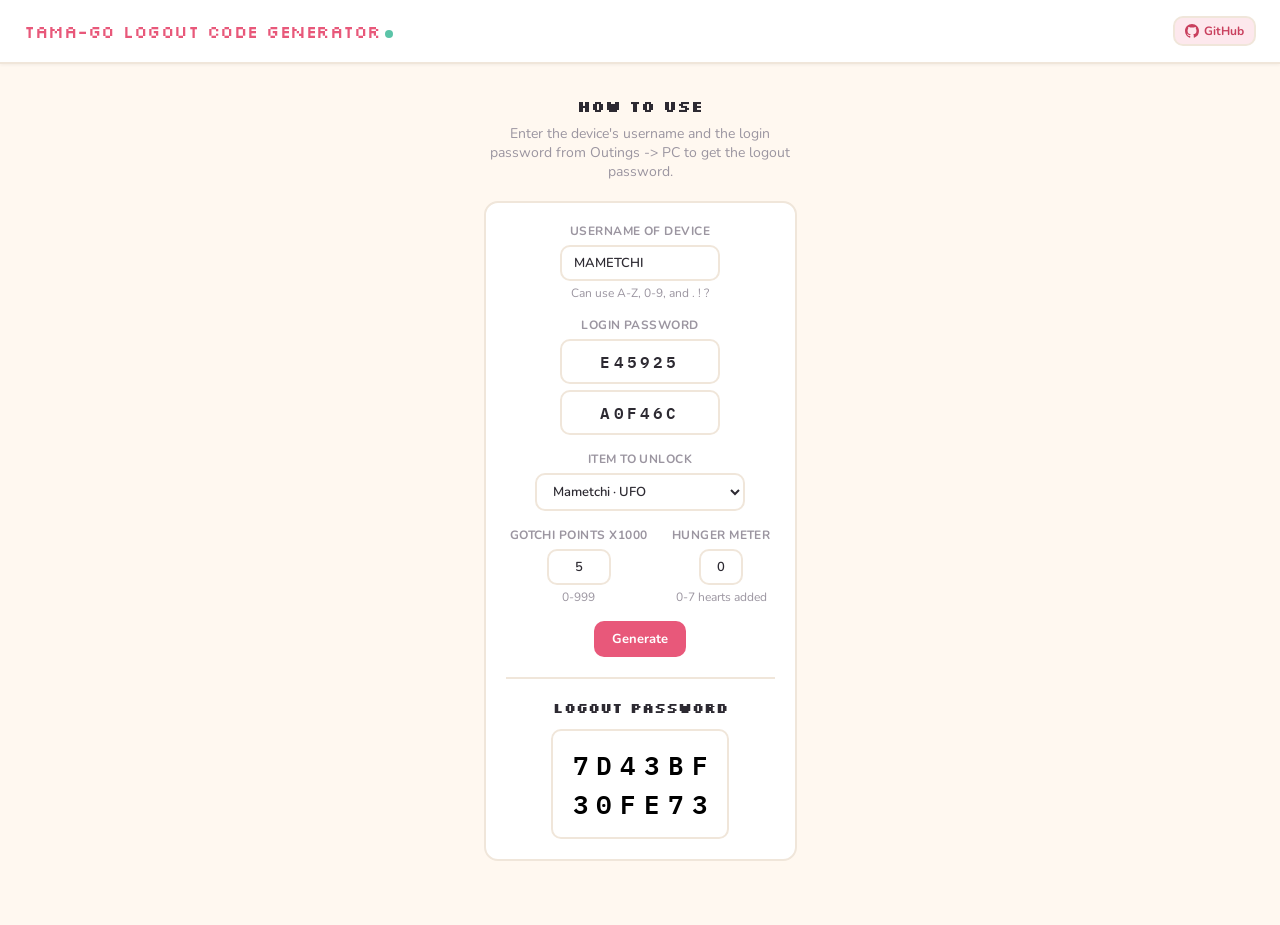
<file: tamago_code_generator/index.html>
<!DOCTYPE html>
<html lang="en">
<head>
<meta charset="UTF-8">
<meta name="viewport" content="width=device-width, initial-scale=1.0">
<title>Tama-Go Code Generator</title>
<link rel="preconnect" href="https://fonts.googleapis.com">
<link href="https://fonts.googleapis.com/css2?family=Silkscreen:wght@400;700&family=IBM+Plex+Mono:wght@400;500;600&family=Nunito:wght@400;600;700;800&display=swap" rel="stylesheet">
<style>
  *, *::before, *::after { box-sizing: border-box; margin: 0; padding: 0; }

  :root {
    --bg: #FFF8F0;
    --card: #FFFFFF;
    --border: #F0E6DA;
    --border-strong: #E0D4C8;
    --pink: #E8587A;
    --pink-soft: #FDE8ED;
    --pink-dark: #C9405E;
    --mint: #5BC4A8;
    --mint-soft: #E0F5EF;
    --mint-dark: #3DA88A;
    --slate: #2D2A32;
    --muted: #9B95A0;
    --muted-light: #C8C2CC;
    --danger: #E05252;
    --danger-soft: #FDE8E8;
    --shadow-sm: 0 1px 3px rgba(45,42,50,.06);
    --shadow-md: 0 4px 12px rgba(45,42,50,.08);
    --radius: 10px;
    --radius-lg: 14px;
  }

  body {
    font-family: 'Nunito', sans-serif;
    font-size: 14px;
    background: var(--bg);
    color: var(--slate);
    min-height: 100vh;
  }

  ::-webkit-scrollbar { width: 8px; height: 8px; }
  ::-webkit-scrollbar-track { background: transparent; }
  ::-webkit-scrollbar-thumb { background: var(--muted-light); border-radius: 4px; }
  ::-webkit-scrollbar-thumb:hover { background: var(--muted); }

  /* ── Header ── */
  #header {
    background: var(--card);
    border-bottom: 2px solid var(--border);
    padding: 16px 24px;
    box-shadow: var(--shadow-sm);
    position: sticky;
    top: 0;
    z-index: 100;
  }
  .header-top {
    display: flex;
    align-items: center;
    gap: 12px;
    flex-wrap: wrap;
  }
  .logo {
    font-family: 'Silkscreen', monospace;
    font-size: 18px;
    color: var(--pink);
    white-space: nowrap;
    letter-spacing: -0.5px;
    user-select: none;
  }
  .logo-dot {
    display: inline-block;
    width: 8px;
    height: 8px;
    background: var(--mint);
    border-radius: 50%;
    margin-left: 4px;
    animation: pulse-dot 2s ease-in-out infinite;
  }
  @keyframes pulse-dot {
    0%, 100% { opacity: 1; transform: scale(1); }
    50% { opacity: 0.5; transform: scale(0.8); }
  }

  /* ── Generator ── */
  #main {
    max-width: 345px;
    margin: 0 auto;
    padding: 32px 16px 48px;
  }
  #intro {
    text-align: center;
    color: var(--muted);
    margin-bottom: 20px;
  }
  #intro strong {
    font-family: 'Silkscreen', monospace;
    font-size: 16px;
    color: var(--slate);
    display: block;
    margin-bottom: 8px;
  }
  .card {
    background: var(--card);
    border: 2px solid var(--border);
    border-radius: var(--radius-lg);
    padding: 20px;
    margin-bottom: 16px;
    text-align: center;
  }
  .field { margin-bottom: 16px; }
  .field-row {
    display: flex;
    justify-content: center;
    gap: 24px;
    flex-wrap: wrap;
  }

  .file-label {
    display: block;
    font-size: 12px;
    font-weight: 700;
    color: var(--muted);
    text-transform: uppercase;
    letter-spacing: 0.04em;
    margin-bottom: 6px;
  }
  .hint {
    font-size: 12px;
    color: var(--muted);
    margin-top: 4px;
  }

  .text-input, .profile-select {
    display: block;
    width: 100%;
    margin: 0 auto;
    padding: 7px 12px;
    border-radius: var(--radius);
    border: 2px solid var(--border);
    font-family: 'Nunito', sans-serif;
    font-size: 13px;
    font-weight: 600;
    background: var(--card);
    color: var(--slate);
    transition: border-color 0.15s;
  }
  .profile-select {
    width: auto;
    cursor: pointer;
  }
  .num-input { text-align: center; }
  #gotchiPoints { width: 64px; }
  #hungerAdd { width: 44px; }
  .text-input:hover, .profile-select:hover { border-color: var(--border-strong); }
  .text-input:focus, .profile-select:focus { border-color: var(--pink); outline: none; }

  #petName { width: 160px; }

  .code-rows {
    display: flex;
    flex-direction: column;
    gap: 6px;
    width: 160px;
    margin: 0 auto;
  }
  .code-input {
    font-family: 'IBM Plex Mono', monospace;
    font-size: 16px;
    font-weight: 600;
    letter-spacing: 0.2em;
    text-align: center;
    text-transform: uppercase;
  }

  .btn {
    padding: 7px 16px;
    border-radius: var(--radius);
    border: 2px solid transparent;
    cursor: pointer;
    font-family: 'Nunito', sans-serif;
    font-size: 13px;
    font-weight: 700;
    white-space: nowrap;
    transition: all 0.15s;
    display: inline-flex;
    align-items: center;
    gap: 6px;
  }
  .btn:active { transform: scale(0.97); }
  .btn-pink { background: var(--pink); color: #fff; }
  .btn-pink:hover { background: var(--pink-dark); }

  #statusMsg {
    font-size: 12px;
    font-weight: 600;
    color: var(--muted);
    margin-top: 10px;
  }
  #statusMsg.err { color: var(--danger); }

  /* ── Result ── */
  #result { display: none; }
  #result.visible {
    display: block;
    border-top: 2px solid var(--border);
    margin-top: 20px;
    padding-top: 20px;
  }
  #result h2 {
    font-family: 'Silkscreen', monospace;
    font-size: 14px;
    color: var(--slate);
    margin-bottom: 12px;
  }
  #logoutCode {
    font-family: 'IBM Plex Mono', monospace;
    font-size: 26px;
    font-weight: 600;
    letter-spacing: 0.3em;
    line-height: 1.5;
    text-align: center;
    white-space: pre;
    color: #000;
    background: #fff;
    border: 2px solid var(--border);
    border-radius: var(--radius);
    width: fit-content;
    margin: 0 auto;
    padding: 14px 12px 14px 20px;  /* extra left pad offsets the letter-spacing after the last digit */
  }

  @keyframes fadeIn {
    from { opacity: 0; transform: translateY(6px); }
    to { opacity: 1; transform: translateY(0); }
  }
  .fade-in { animation: fadeIn 0.2s ease-out; }
</style>
</head>
<body>

<!-- Header -->
<div id="header">
  <div class="header-top">
    <div class="logo">TAMA-GO Logout Code Generator<span class="logo-dot"></span></div>
    <a href="https://github.com/maragotchi/maragotchi_cloudflare" target="_blank" rel="noopener" title="View on GitHub" style="margin-left:auto;display:inline-flex;align-items:center;padding:5px 10px;background:var(--pink-soft);color:var(--pink-dark);border:2px solid var(--border);border-radius:var(--radius);text-decoration:none;font-size:12px;font-weight:700;font-family:'Nunito',sans-serif;gap:5px;transition:border-color .15s;" onmouseover="this.style.borderColor='var(--pink)'" onmouseout="this.style.borderColor='var(--border)'">
      <svg height="14" width="14" viewBox="0 0 16 16" fill="currentColor"><path d="M8 0C3.58 0 0 3.58 0 8c0 3.54 2.29 6.53 5.47 7.59.4.07.55-.17.55-.38 0-.19-.01-.82-.01-1.49-2.01.37-2.53-.49-2.69-.94-.09-.23-.48-.94-.82-1.13-.28-.15-.68-.52-.01-.53.63-.01 1.08.58 1.23.82.72 1.21 1.87.87 2.33.66.07-.52.28-.87.51-1.07-1.78-.2-3.64-.89-3.64-3.95 0-.87.31-1.59.82-2.15-.08-.2-.36-1.02.08-2.12 0 0 .67-.21 2.2.82.64-.18 1.32-.27 2-.27s1.36.09 2 .27c1.53-1.04 2.2-.82 2.2-.82.44 1.1.16 1.92.08 2.12.51.56.82 1.27.82 2.15 0 3.07-1.87 3.75-3.65 3.95.29.25.54.73.54 1.48 0 1.07-.01 1.93-.01 2.2 0 .21.15.46.55.38A8.01 8.01 0 0 0 16 8c0-4.42-3.58-8-8-8z"/></svg>
      GitHub
    </a>
  </div>
</div>

<div id="main">
  <!-- Intro -->
  <div id="intro">
    <strong>How to use</strong>
    Enter the device's username and the login password from Outings -> PC to get the logout password.
  </div>

  <!-- Generator -->
  <div class="card">
    <div class="field">
      <label class="file-label" for="petName">Username of Device</label>
      <input id="petName" type="text" class="text-input" maxlength="8" autocomplete="off" value="MAMETCHI">
      <div class="hint">Can use A-Z, 0-9, and . ! ?</div>
    </div>
    <div class="field">
      <label class="file-label" for="loginTop">Login Password</label>
      <div class="code-rows">
        <input id="loginTop" type="text" class="text-input code-input" maxlength="6" autocomplete="off" aria-label="Login password, top row" value="E45925"
          oninput="onLoginTopInput()" onpaste="onLoginPaste(event)">
        <input id="loginBottom" type="text" class="text-input code-input" maxlength="6" autocomplete="off" aria-label="Login password, bottom row" value="A0F46C">
      </div>
    </div>
    <div class="field">
      <label class="file-label" for="itemSelect">Item to Unlock</label>
      <select id="itemSelect" class="profile-select">
        <option value="">No item</option>
      </select>
    </div>
    <div class="field-row">
      <div class="field">
        <label class="file-label" for="gotchiPoints">Gotchi Points x1000</label>
        <input id="gotchiPoints" type="text" class="text-input num-input" inputmode="numeric" autocomplete="off" value="5" oninput="keepDigits(this, 3)">
        <div class="hint">0-999</div>
      </div>
      <div class="field">
        <label class="file-label" for="hungerAdd">Hunger Meter</label>
        <input id="hungerAdd" type="text" class="text-input num-input" inputmode="numeric" autocomplete="off" value="0" oninput="keepDigits(this, 1)">
        <div class="hint">0-7 hearts added</div>
      </div>
    </div>
    <button class="btn btn-pink" id="generateBtn" onclick="generateLogout()">Generate</button>
    <div id="statusMsg"></div>

    <!-- Result -->
    <div id="result">
      <h2>Logout Password</h2>
      <div id="logoutCode"></div>
    </div>
  </div>
</div>

<script>

// ══════════════════════════════════════════════════════════════════════════════
// PASSWORD TABLES
// Login is built at 2:6229 / 2:6378, logout is checked at 2:643E and applied at 2:6192.
// ══════════════════════════════════════════════════════════════════════════════

// Key for the checksum digit (2:63CF)
const CKS_KEY = [0x11, 0x32, 0x53, 0x74, 0x15, 0x36, 0x58, 0x77,
                 0x29, 0x4F, 0x6E, 0x0D, 0x2C, 0x4B, 0x6A, 0x7F];

// Key for the free bit (2:63DF)
const BIT_KEY = [0x57, 0x3A];

// Name letter -> key byte (2:6414)
const NAME_KEY = [0xA0, 0x11, 0x22, 0x33, 0x44, 0x55, 0x66, 0x77, 0x88, 0x99, 0xAA, 0xBB, 0xCC, 0xDD,
                  0xEE, 0xFF, 0x01, 0x02, 0x03, 0x04, 0x05, 0x06, 0x07, 0x08, 0x09, 0x0A, 0x0B, 0x0C,
                  0x0D, 0x0E, 0x0F, 0x10, 0x20, 0x30, 0x40, 0x50, 0x60, 0x70, 0x80, 0x90, 0xA0, 0xA0];

// Which name letters feed the key? ($0309, $030D, $030A, $030B, $0308)
const NAME_POS = [1, 5, 2, 3, 0];

// Device name font: 0 = blank, 1-26 = A-Z, 27-36 = 0-9, then . ! ?
const NAME_CHARS = ' ABCDEFGHIJKLMNOPQRSTUVWXYZ0123456789.!?';

// Screen digit pairs -> bytes $0287, $0286, $0285, $028A, $0289, $0288
const DIGIT_ORDER = [2, 1, 0, 5, 4, 3];

// Figure ID -> item
const PC_ITEMS = [
  { id: 3,  figure: 'Mametchi',       item: 'UFO' },
  { id: 4,  figure: 'Memetchi',       item: 'Scarf' },
  { id: 5,  figure: 'Kuchipatchi',    item: 'Beijing Duck' },
  { id: 6,  figure: 'Chamametchi',    item: 'Jump Rope' },
  { id: 7,  figure: 'Violetchi',      item: 'Watering Can' },
  { id: 8,  figure: 'Ringotchi',      item: 'Cherry Cake' },
  { id: 9,  figure: 'Kuromametchi',   item: 'Skateboard' },
  { id: 10, figure: 'Sebiretchi',     item: 'Tacos' },
  { id: 11, figure: 'Ponytchi',       item: 'Makeup 1' },
  { id: 12, figure: 'Ichigotchi',     item: 'Meatball Sub' },
  { id: 13, figure: 'Shimashimatchi', item: 'Boombox' },
  { id: 14, figure: 'Makiko',         item: 'Tama-Globe' },
];

// ══════════════════════════════════════════════════════════════════════════════
// PASSWORD MATH UGH
// ══════════════════════════════════════════════════════════════════════════════

function nameCodes(name) {
  const codes = [];
  for (const ch of name.toUpperCase()) {
    const code = NAME_CHARS.indexOf(ch);
    if (code < 0) throw new Error(`"${ch}" can't be in a Tama-Go name. Use A-Z, 0-9, . ! or ?`);
    codes.push(code);
  }
  if (codes.length < 1 || codes.length > 8) throw new Error('A name is 1 to 8 characters.');
  if (codes[0] === 0) throw new Error("A name can't start with a space.");
  while (codes.length < 8) codes.push(0);
  return codes;
}

function nameKey(name) {
  const codes = nameCodes(name);
  return NAME_POS.map(p => NAME_KEY[codes[p]]);
}

function checksum(bytes) {
  let sum = 0;
  for (let y = 0; y < 11; y++) {
    const v = bytes[y >> 1];
    sum += (y % 2 === 0) ? (v & 0x0F) : (v >> 4);
  }
  return (-sum) & 0x0F;
}

function digitsToBytes(digits) {
  const bytes = [0, 0, 0, 0, 0, 0];
  DIGIT_ORDER.forEach((i, k) => { bytes[i] = (digits[2 * k] << 4) | digits[2 * k + 1]; });
  return bytes;
}

function bytesToDigits(bytes) {
  const digits = [];
  for (const i of DIGIT_ORDER) digits.push(bytes[i] >> 4, bytes[i] & 0x0F);
  return digits;
}

function swapPairs(digits) {
  return digits.map((_, i) => digits[i ^ 1]);
}

function parseCode(text) {
  const clean = text.replace(/[\s-]/g, '').toUpperCase();
  if (!/^[0-9A-F]{12}$/.test(clean)) throw new Error('A login password is 12 digits, each 0-9 or A-F.');
  return clean.split('').map(ch => parseInt(ch, 16));
}

function formatCode(digits) {
  const s = digits.map(d => d.toString(16).toUpperCase()).join('');
  return s.slice(0, 6) + '\n' + s.slice(6);
}

function decodeLogin(name, digits) {
  const bytes = digitsToBytes(digits);
  const key = nameKey(name);
  const plain = bytes.slice(0, 5).map((v, i) => v ^ BIT_KEY[bytes[5] & 1] ^ key[i] ^ CKS_KEY[bytes[5] >> 4]);
  plain.push(bytes[5]);
  return { plain, ok: checksum(plain) === (plain[5] >> 4) };
}

function makeLogout(name, loginDigits, points, hunger, itemId) {
  let login = decodeLogin(name, loginDigits);
  let swapped = false;
  if (!login.ok) {
    login = decodeLogin(name, swapPairs(loginDigits));
    swapped = login.ok;
  }
  if (!login.ok) throw new Error("That login password doesn't match this name. Check both for typos.");
  if (!(points >= 0 && points <= 999)) throw new Error('Gotchi Points go from 0 to 999 (thousands).');
  if (!(hunger >= 0 && hunger <= 7)) throw new Error('Hunger goes from 0 to 7.');

  const plain = login.plain;
  const bytes = [
    0x80 | (plain[0] & 0x7F),                        // $0285: echoes login byte $019A
    plain[1],                                        // $0286: echoes login byte $019B
    itemId === null ? 0 : (0x80 | (itemId & 0x7F)), // $0287: unlock flag + figure ID
    points & 0xFF,                                   // $0288: points, low 8 bits
    ((hunger & 7) << 5) | ((points >> 8) & 3),       // $0289: hunger, points high 2 bits
  ];
  const last = checksum(bytes.concat([0])) << 4;     // $028A: checksum digit, free bit 0
  const key = nameKey(name);
  const scrambled = bytes.map((v, i) => v ^ CKS_KEY[last >> 4] ^ key[i] ^ BIT_KEY[last & 1]);
  const out = bytesToDigits(scrambled.concat([last]));
  return swapped ? swapPairs(out) : out;
}

// ══════════════════════════════════════════════════════════════════════════════
// UI Stuff
// ══════════════════════════════════════════════════════════════════════════════

function setStatus(msg, isError) {
  const el = document.getElementById('statusMsg');
  el.textContent = msg;
  el.className = isError ? 'err' : '';
}

function fillItemSelect() {
  const select = document.getElementById('itemSelect');
  for (const p of PC_ITEMS) {
    const opt = document.createElement('option');
    opt.value = p.id;
    opt.textContent = `${p.figure} · ${p.item}`;
    select.appendChild(opt);
  }
  select.value = '3';
}

function keepDigits(input, maxDigits) {
  input.value = input.value.replace(/\D/g, '').slice(0, maxDigits);
}

function onLoginTopInput() {
  if (document.getElementById('loginTop').value.length === 6) {
    document.getElementById('loginBottom').focus();
  }
}

function onLoginPaste(e) {
  const text = (e.clipboardData || window.clipboardData).getData('text').replace(/[\s-]/g, '');
  if (text.length <= 6) return;
  e.preventDefault();
  document.getElementById('loginTop').value = text.slice(0, 6);
  document.getElementById('loginBottom').value = text.slice(6, 12);
  document.getElementById('loginBottom').focus();
}

function generateLogout() {
  const result = document.getElementById('result');
  try {
    const name = document.getElementById('petName').value.trim();
    const login = parseCode(document.getElementById('loginTop').value + document.getElementById('loginBottom').value);
    const itemValue = document.getElementById('itemSelect').value;
    const itemId = itemValue === '' ? null : parseInt(itemValue, 10);
    const points = parseInt(document.getElementById('gotchiPoints').value || '0', 10);
    const hunger = parseInt(document.getElementById('hungerAdd').value || '0', 10);

    document.getElementById('logoutCode').textContent = formatCode(makeLogout(name, login, points, hunger, itemId));
    result.classList.add('visible', 'fade-in');
    setStatus('');
  } catch (err) {
    result.classList.remove('visible');
    setStatus(err.message, true);
  }
}

// ══════════════════════════════════════════════════════════════════════════════
// If you use this at all, please credit me! :) 
// ══════════════════════════════════════════════════════════════════════════════

fillItemSelect();
generateLogout();
</script>
</body>
</html>
</file>
<file: style.css>
:root {
  --cream:      #fef6ec;
  --pink:       #f2789f;
  --pink-soft:  #fbd5e0;
  --pink-deep:  #d44d78;
  --lcd:        #c8dca0;
  --lcd-dark:   #5a6e3a;
  --lavender:   #d8d0f0;
  --text:       #3a2e2e;
  --text-light: #8a7575;
  --white:      #fffdf9;
  --shadow:     rgba(60, 40, 40, 0.08);
}

/* ===== Reset ===== */
*, *::before, *::after { box-sizing: border-box; margin: 0; padding: 0; }

/* ===== Body & Background ===== */
body {
  font-family: 'Quicksand', sans-serif;
  font-weight: 500;
  color: var(--text);
  background: var(--cream);
  overflow-x: hidden;
  position: relative;
  /* dot grid texture */
  background-image:
    radial-gradient(circle, var(--pink-soft) 1px, transparent 1px);
  background-size: 28px 28px;
}

/* ===== Floating Pixel Stars ===== */
.stars { position: fixed; inset: 0; pointer-events: none; z-index: 0; }

.star {
  position: absolute;
  width: 6px;
  height: 6px;
  background: var(--pink);
  animation: twinkle 3s ease-in-out infinite;
  image-rendering: pixelated;
}
.star::after {
  content: '';
  position: absolute;
  width: 6px;
  height: 6px;
  background: var(--lavender);
  top: 8px;
  left: 8px;
}

@keyframes twinkle {
  0%, 100% { opacity: 0.2; transform: scale(1); }
  50%      { opacity: 1;   transform: scale(1.6); }
}

/* ===== Page Wrapper ===== */
.page-wrap {
  position: relative;
  z-index: 1;
  max-width: 700px;
  margin: 0 auto;
  padding: 1rem 1.25rem 3rem;
}

/* ===== HEADER / HERO ===== */
.hero {
  text-align: center;
  padding: 2.5rem 0 1.5rem;
}

/* tama-shaped badge with LCD screen */
.tama-badge {
  width: 120px;
  height: 155px;
  margin: 0 auto 1.5rem;
  background: linear-gradient(145deg, var(--pink-soft) 0%, var(--pink) 100%);
  border-radius: 50% 50% 50% 50% / 55% 55% 45% 45%;
  flex-direction: column;
  display: flex;
  align-items: center;
  justify-content: center;
  box-shadow:
    0 4px 20px rgba(242, 120, 159, 0.3),
    inset 0 -3px 8px rgba(212, 77, 120, 0.2),
    0 0 0 3px var(--white),
    0 0 0 5px var(--pink-soft);
  animation: tama-float 4s ease-in-out infinite;
}

@keyframes tama-float {
  0%, 100% { transform: translateY(0); }
  50%      { transform: translateY(-8px); }
}

/* Buttons below screen */
.tama-buttons {
  display: flex;
  justify-content: center;
  gap: 10px;
  margin-top: 6px;
}

.tama-btn {
  width: 10px;
  height: 10px;
  background: var(--pink-deep);
  border-radius: 50%;
  box-shadow:
    inset 0 1px 2px rgba(255, 255, 255, 0.3),
    0 1px 3px rgba(60, 40, 40, 0.2);
  transition: transform 0.15s ease;
}

.tama-btn.mid {
  width: 12px;
  height: 12px;
}

.tama-btn:hover {
  transform: scale(1.3);
}

.tama-btn:active {
  transform: scale(0.85);
  background: #a83860;
}

.tama-screen {
  width: 70px;
  height: 56px;
  background: var(--lcd);
  border-radius: 6px;
  border: 2px solid var(--lcd-dark);
  display: flex;
  align-items: center;
  justify-content: center;
  box-shadow: inset 0 2px 6px rgba(90, 110, 58, 0.3);
}

/* Pixel pet animation */
.pixel-pet {
  color: var(--lcd-dark);
  font-size: 5px;
  line-height: 1;
  letter-spacing: 1px;
  animation: pet-bounce 1.5s ease-in-out infinite;
  image-rendering: pixelated;
}

@keyframes pet-bounce {
  0%, 100% { transform: translateY(0); }
  50%      { transform: translateY(-3px); }
}

.pet-row { text-align: center; }

/* ===== Angry state when buttons are pressed ===== */
.tama-badge:has(.tama-btn:active) .tama-screen {
  background: #dca0a0;
  border-color: #6e3a3a;
  box-shadow: inset 0 2px 6px rgba(110, 58, 58, 0.4);
}

.tama-badge:has(.tama-btn:active) .pixel-pet {
  animation: pet-shake 0.08s linear infinite;
  color: #6e3a3a;
}

.tama-badge:has(.tama-btn:active) .pixel-pet .pet-row {
  display: none;
}

.tama-badge:has(.tama-btn:active) .pixel-pet::before {
  content: "( \FF40\3078\B4  )";
  display: block;
  text-align: center;
  font-size: 14px;
  line-height: 1;
  letter-spacing: -1px;
  font-family: 'Quicksand', sans-serif;
  font-weight: 700;
}

@keyframes pet-shake {
  0%, 100% { transform: translateX(0); }
  25%      { transform: translateX(-2px); }
  75%      { transform: translateX(2px); }
}

/* Title */
.site-title {
  font-family: 'Silkscreen', monospace;
  font-size: 2.4rem;
  color: var(--pink-deep);
  letter-spacing: 0.04em;
  text-shadow: 2px 2px 0 var(--pink-soft);
}

.title-deco {
  font-size: 0.7em;
  color: var(--pink);
  vertical-align: middle;
  animation: deco-pulse 2s ease-in-out infinite;
}

@keyframes deco-pulse {
  0%, 100% { opacity: 0.5; }
  50%      { opacity: 1; }
}

.tagline {
  margin-top: 0.6rem;
  font-size: 0.95rem;
  color: var(--text-light);
  letter-spacing: 0.08em;
  font-weight: 600;
}

/* Decorative pixel divider */
.header-divider, .footer-deco {
  display: flex;
  justify-content: center;
  gap: 6px;
  margin-top: 1.5rem;
}

.header-divider span, .footer-deco span {
  display: block;
  width: 6px;
  height: 6px;
  background: var(--pink);
  border-radius: 1px;
  opacity: 0.4;
}

.header-divider span:nth-child(odd), .footer-deco span:nth-child(odd) {
  background: var(--lavender);
  opacity: 0.6;
}

/* ===== NAV ===== */
.pill-nav {
  display: flex;
  justify-content: center;
  gap: 0.75rem;
  margin: 1.5rem 0 2.5rem;
}

.pill {
  font-family: 'Silkscreen', monospace;
  font-size: 0.75rem;
  text-decoration: none;
  color: var(--pink-deep);
  background: var(--white);
  border: 2px solid var(--pink-soft);
  padding: 0.5rem 1.3rem;
  border-radius: 999px;
  transition: all 0.25s ease;
  letter-spacing: 0.06em;
}

.pill:hover {
  background: var(--pink);
  color: var(--white);
  border-color: var(--pink);
  transform: translateY(-2px);
  box-shadow: 0 4px 12px rgba(242, 120, 159, 0.35);
}

/* ===== SECTION HEADINGS ===== */
.section-heading {
  font-family: 'Silkscreen', monospace;
  font-size: 1.2rem;
  color: var(--pink-deep);
  margin-bottom: 1.2rem;
  text-shadow: 1px 1px 0 var(--pink-soft);
}

.bullet {
  color: var(--pink);
  margin-right: 0.3rem;
}

/* ===== INTRO CARD ===== */
.intro-card {
  position: relative;
  background: var(--white);
  border: 2px solid var(--pink-soft);
  border-radius: 16px;
  padding: 2rem 2rem;
  margin-bottom: 3rem;
  box-shadow: 0 6px 24px var(--shadow);
}

.intro-card h2 {
  font-family: 'Silkscreen', monospace;
  font-size: 1.2rem;
  color: var(--pink-deep);
  margin-bottom: 1rem;
  text-shadow: 1px 1px 0 var(--pink-soft);
}

.intro-card p {
  line-height: 1.75;
  margin-bottom: 0.8rem;
  font-size: 0.95rem;
}

.intro-card p:last-of-type { margin-bottom: 0; }

/* Corner decorations */
.card-corner {
  position: absolute;
  width: 12px;
  height: 12px;
  border: 2px solid var(--pink);
  opacity: 0.4;
}
.card-corner.tl { top: 6px; left: 6px; border-right: none; border-bottom: none; border-radius: 4px 0 0 0; }
.card-corner.tr { top: 6px; right: 6px; border-left: none; border-bottom: none; border-radius: 0 4px 0 0; }
.card-corner.bl { bottom: 6px; left: 6px; border-right: none; border-top: none; border-radius: 0 0 0 4px; }
.card-corner.br { bottom: 6px; right: 6px; border-left: none; border-top: none; border-radius: 0 0 4px 0; }

/* ===== TOOLS GRID ===== */
.tools-row {
  display: grid;
  grid-template-columns: repeat(3, 1fr);
  gap: 0.8rem;
  margin-top: 0.5rem;
  margin-bottom: 2.5rem;
}

.tool-card {
  background: var(--white);
  border: 2px solid var(--pink-soft);
  border-radius: 14px;
  padding: 1.3rem 1rem;
  text-align: center;
  transition: transform 0.2s ease, box-shadow 0.2s ease;
}

.tool-card:hover {
  transform: translateY(-4px);
  box-shadow: 0 8px 20px var(--shadow);
}

.tool-icon {
  font-size: 1.6rem;
  margin-bottom: 0.5rem;
  filter: grayscale(0.3);
}

.tool-card h3 {
  font-family: 'Silkscreen', monospace;
  font-size: 0.8rem;
  color: var(--pink-deep);
  margin-bottom: 0.7rem;
  letter-spacing: 0.04em;
}

.tool-card ul { list-style: none; text-align: left; }

.tool-card li {
  font-size: 0.82rem;
  padding: 0.25rem 0;
  padding-left: 1rem;
  position: relative;
  line-height: 1.5;
  color: var(--text);
}

.tool-card li::before {
  content: '\25B8';
  position: absolute;
  left: 0;
  color: var(--pink);
  font-size: 0.7rem;
  top: 0.3rem;
}

/* ===== GUIDE TIMELINE ===== */
.timeline {
  position: relative;
  padding-left: 3rem;
  margin-bottom: 2rem;
}

/* vertical line */
.timeline::before {
  content: '';
  position: absolute;
  left: 17px;
  top: 0;
  bottom: 0;
  width: 3px;
  background: repeating-linear-gradient(
    to bottom,
    var(--pink-soft) 0px,
    var(--pink-soft) 6px,
    transparent 6px,
    transparent 12px
  );
  border-radius: 2px;
}

.step {
  position: relative;
  display: flex;
  gap: 1rem;
  margin-bottom: 1.2rem;
}

.step-num {
  position: absolute;
  left: -3rem;
  top: 0;
  width: 34px;
  height: 34px;
  background: var(--pink);
  color: var(--white);
  border-radius: 50%;
  display: flex;
  align-items: center;
  justify-content: center;
  font-family: 'Silkscreen', monospace;
  font-size: 0.85rem;
  font-weight: 700;
  box-shadow: 0 2px 8px rgba(242, 120, 159, 0.4);
  z-index: 2;
}

.step-body {
  background: var(--white);
  border: 2px solid var(--pink-soft);
  border-radius: 12px;
  padding: 1.2rem 1.4rem;
  flex: 1;
  transition: box-shadow 0.2s ease;
}

.step-body:hover {
  box-shadow: 0 4px 16px var(--shadow);
}

.step-body h3 {
  font-family: 'Silkscreen', monospace;
  font-size: 0.85rem;
  color: var(--pink-deep);
  margin-bottom: 0.5rem;
}

.step-body p {
  font-size: 0.9rem;
  line-height: 1.7;
}

.step-body code {
  font-family: 'Silkscreen', monospace;
  font-size: 0.75rem;
  background: var(--lcd);
  color: var(--lcd-dark);
  padding: 0.15em 0.5em;
  border-radius: 4px;
  border: 1px solid rgba(90, 110, 58, 0.2);
}

.step-body img, .guide-img, .intro-card img {
  width: 100%;
  max-width: 560px;
  display: block;
  margin: 1.2rem auto 0.4rem;
  border-radius: 10px;
  border: 2px solid var(--pink-soft);
  box-shadow: 0 4px 12px var(--shadow);
}

/* ===== FOOTER ===== */
footer {
  text-align: center;
  padding: 2rem 0 1rem;
  color: var(--text-light);
  font-size: 0.85rem;
}

.footer-deco { margin-bottom: 1rem; }

footer strong { color: var(--pink-deep); }

.footer-sub {
  margin-top: 0.3rem;
  font-family: 'Silkscreen', monospace;
  font-size: 0.65rem;
  letter-spacing: 0.1em;
  opacity: 0.5;
}

/* ===== GUIDE CARD GRID ===== */
.guide-grid {
  display: grid;
  grid-template-columns: repeat(2, 1fr);
  gap: 1rem;
  margin-bottom: 2.5rem;
}

.guide-card {
  position: relative;
  display: block;
  background: var(--white);
  border: 2px solid var(--pink-soft);
  border-radius: 14px;
  padding: 1.5rem 1.3rem 2.2rem;
  text-decoration: none;
  color: var(--text);
  transition: all 0.25s ease;
  overflow: hidden;
}

.guide-card:hover {
  transform: translateY(-5px);
  box-shadow: 0 10px 28px rgba(242, 120, 159, 0.2);
  border-color: var(--pink);
}

.guide-card h3 {
  font-family: 'Silkscreen', monospace;
  font-size: 0.8rem;
  color: var(--pink-deep);
  margin-bottom: 0.5rem;
  letter-spacing: 0.03em;
}

.guide-card p {
  font-size: 0.85rem;
  line-height: 1.6;
  color: var(--text-light);
}

.guide-card-tag {
  position: absolute;
  bottom: 0.8rem;
  right: 1rem;
  font-family: 'Silkscreen', monospace;
  font-size: 0.55rem;
  letter-spacing: 0.08em;
  background: var(--lcd);
  color: var(--lcd-dark);
  padding: 0.25rem 0.6rem;
  border-radius: 999px;
  border: 1px solid rgba(90, 110, 58, 0.2);
}

.guide-card-tag.soon {
  background: var(--lavender);
  color: #6b60a0;
  border-color: rgba(107, 96, 160, 0.2);
}

/* ===== SCROLL ANIMATIONS ===== */
.intro-card, .guide-card {
  opacity: 0;
  transform: translateY(20px);
  animation: fade-up 0.6s ease forwards;
}

.intro-card  { animation-delay: 0.1s; }
.guide-card:nth-child(1) { animation-delay: 0.1s; }
.guide-card:nth-child(2) { animation-delay: 0.2s; }
.guide-card:nth-child(3) { animation-delay: 0.3s; }
.guide-card:nth-child(4) { animation-delay: 0.4s; }
.guide-card:nth-child(5) { animation-delay: 0.5s; }
.guide-card:nth-child(6) { animation-delay: 0.6s; }
.guide-card:nth-child(7) { animation-delay: 0.7s; }
.step:nth-child(1) { animation-delay: 0.1s; }
.step:nth-child(2) { animation-delay: 0.2s; }
.step:nth-child(3) { animation-delay: 0.3s; }
.step:nth-child(4) { animation-delay: 0.4s; }
.step:nth-child(5) { animation-delay: 0.5s; }
.step:nth-child(6) { animation-delay: 0.6s; }

@keyframes fade-up {
  to { opacity: 1; transform: translateY(0); }
}

/* ===== RESPONSIVE ===== */
@media (max-width: 640px) {
  .page-wrap { padding: 1rem; }

  .site-title { font-size: 1.7rem; }

  .guide-grid {
    grid-template-columns: 1fr;
    gap: 0.7rem;
  }

  .tama-badge { width: 100px; height: 130px; }
  .tama-screen { width: 58px; height: 46px; }
  .tama-btn { width: 8px; height: 8px; }
  .tama-btn.mid { width: 10px; height: 10px; }
  .tama-buttons { gap: 8px; margin-top: 4px; }

  .intro-card { padding: 1.5rem 1.2rem; }
}

/* ===== SELECTION ===== */
::selection {
  background: var(--pink-soft);
  color: var(--pink-deep);
}
</file>
